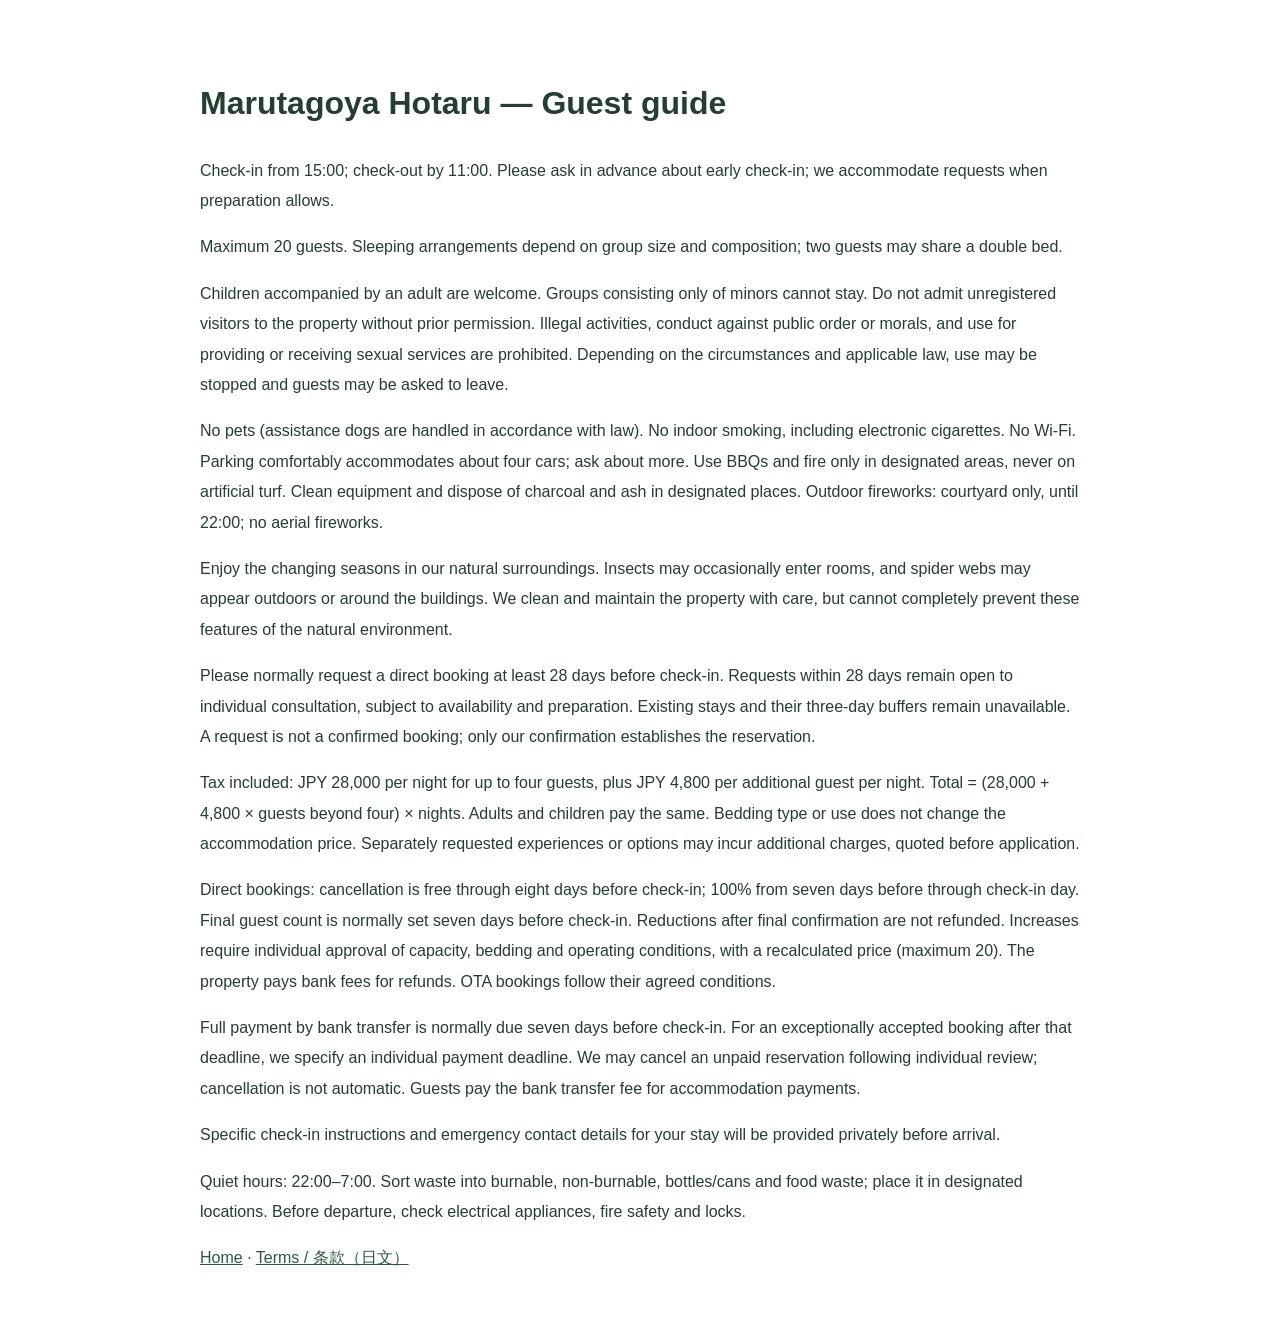
<file: guide-en.html>
<!doctype html><html lang="en"><head><meta charset="utf-8"><meta name="viewport" content="width=device-width,initial-scale=1"><title>Guest guide | 丸太小屋ほたる</title><style>body{max-width:880px;margin:32px auto;padding:20px;font:16px/1.9 sans-serif;color:#243e30}a{color:#285b3e}@media print{nav{display:none}p{break-inside:avoid}}</style></head><body><h1>Marutagoya Hotaru — Guest guide</h1><p>Check-in from 15:00; check-out by 11:00. Please ask in advance about early check-in; we accommodate requests when preparation allows.</p><p>Maximum 20 guests. Sleeping arrangements depend on group size and composition; two guests may share a double bed.</p><p>Children accompanied by an adult are welcome. Groups consisting only of minors cannot stay. Do not admit unregistered visitors to the property without prior permission. Illegal activities, conduct against public order or morals, and use for providing or receiving sexual services are prohibited. Depending on the circumstances and applicable law, use may be stopped and guests may be asked to leave.</p><p>No pets (assistance dogs are handled in accordance with law). No indoor smoking, including electronic cigarettes. No Wi-Fi. Parking comfortably accommodates about four cars; ask about more. Use BBQs and fire only in designated areas, never on artificial turf. Clean equipment and dispose of charcoal and ash in designated places. Outdoor fireworks: courtyard only, until 22:00; no aerial fireworks.</p><p>Enjoy the changing seasons in our natural surroundings. Insects may occasionally enter rooms, and spider webs may appear outdoors or around the buildings. We clean and maintain the property with care, but cannot completely prevent these features of the natural environment.</p><p>Please normally request a direct booking at least 28 days before check-in. Requests within 28 days remain open to individual consultation, subject to availability and preparation. Existing stays and their three-day buffers remain unavailable. A request is not a confirmed booking; only our confirmation establishes the reservation.</p><p>Tax included: JPY 28,000 per night for up to four guests, plus JPY 4,800 per additional guest per night. Total = (28,000 + 4,800 × guests beyond four) × nights. Adults and children pay the same. Bedding type or use does not change the accommodation price. Separately requested experiences or options may incur additional charges, quoted before application.</p><p>Direct bookings: cancellation is free through eight days before check-in; 100% from seven days before through check-in day. Final guest count is normally set seven days before check-in. Reductions after final confirmation are not refunded. Increases require individual approval of capacity, bedding and operating conditions, with a recalculated price (maximum 20). The property pays bank fees for refunds. OTA bookings follow their agreed conditions.</p><p>Full payment by bank transfer is normally due seven days before check-in. For an exceptionally accepted booking after that deadline, we specify an individual payment deadline. We may cancel an unpaid reservation following individual review; cancellation is not automatic. Guests pay the bank transfer fee for accommodation payments.</p><p>Specific check-in instructions and emergency contact details for your stay will be provided privately before arrival.</p><p>Quiet hours: 22:00–7:00. Sort waste into burnable, non-burnable, bottles/cans and food waste; place it in designated locations. Before departure, check electrical appliances, fire safety and locks.</p><nav><a href="index-en.html">Home</a> · <a href="terms.html">Terms / 条款（日文）</a></nav></body></html>
</file>
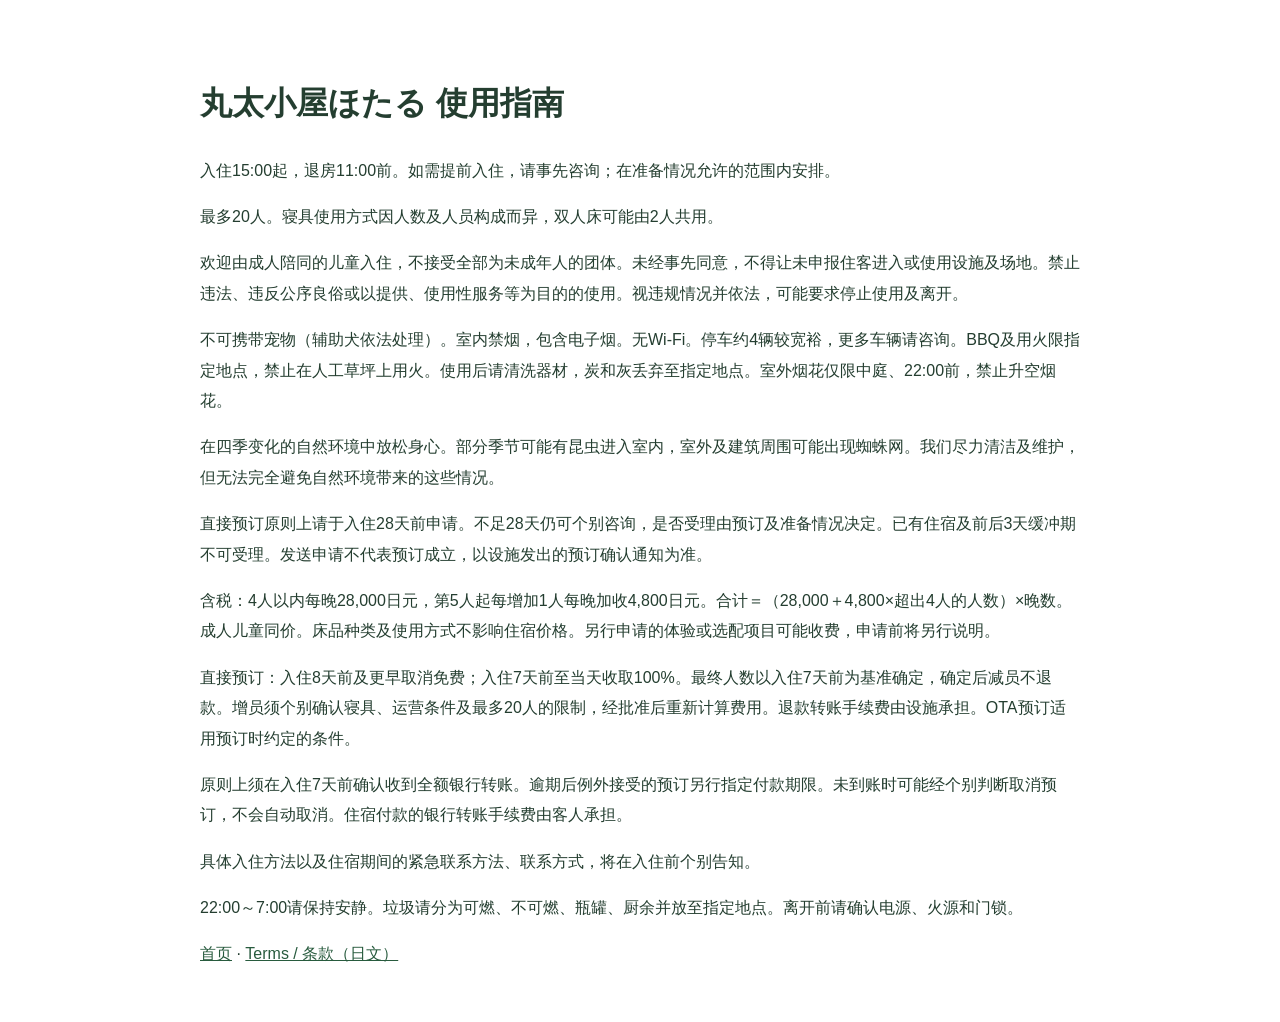
<file: guide-zh.html>
<!doctype html><html lang="zh"><head><meta charset="utf-8"><meta name="viewport" content="width=device-width,initial-scale=1"><title>使用指南 | 丸太小屋ほたる</title><style>body{max-width:880px;margin:32px auto;padding:20px;font:16px/1.9 sans-serif;color:#243e30}a{color:#285b3e}@media print{nav{display:none}p{break-inside:avoid}}</style></head><body><h1>丸太小屋ほたる 使用指南</h1><p>入住15:00起，退房11:00前。如需提前入住，请事先咨询；在准备情况允许的范围内安排。</p><p>最多20人。寝具使用方式因人数及人员构成而异，双人床可能由2人共用。</p><p>欢迎由成人陪同的儿童入住，不接受全部为未成年人的团体。未经事先同意，不得让未申报住客进入或使用设施及场地。禁止违法、违反公序良俗或以提供、使用性服务等为目的的使用。视违规情况并依法，可能要求停止使用及离开。</p><p>不可携带宠物（辅助犬依法处理）。室内禁烟，包含电子烟。无Wi-Fi。停车约4辆较宽裕，更多车辆请咨询。BBQ及用火限指定地点，禁止在人工草坪上用火。使用后请清洗器材，炭和灰丢弃至指定地点。室外烟花仅限中庭、22:00前，禁止升空烟花。</p><p>在四季变化的自然环境中放松身心。部分季节可能有昆虫进入室内，室外及建筑周围可能出现蜘蛛网。我们尽力清洁及维护，但无法完全避免自然环境带来的这些情况。</p><p>直接预订原则上请于入住28天前申请。不足28天仍可个别咨询，是否受理由预订及准备情况决定。已有住宿及前后3天缓冲期不可受理。发送申请不代表预订成立，以设施发出的预订确认通知为准。</p><p>含税：4人以内每晚28,000日元，第5人起每增加1人每晚加收4,800日元。合计＝（28,000＋4,800×超出4人的人数）×晚数。成人儿童同价。床品种类及使用方式不影响住宿价格。另行申请的体验或选配项目可能收费，申请前将另行说明。</p><p>直接预订：入住8天前及更早取消免费；入住7天前至当天收取100%。最终人数以入住7天前为基准确定，确定后减员不退款。增员须个别确认寝具、运营条件及最多20人的限制，经批准后重新计算费用。退款转账手续费由设施承担。OTA预订适用预订时约定的条件。</p><p>原则上须在入住7天前确认收到全额银行转账。逾期后例外接受的预订另行指定付款期限。未到账时可能经个别判断取消预订，不会自动取消。住宿付款的银行转账手续费由客人承担。</p><p>具体入住方法以及住宿期间的紧急联系方法、联系方式，将在入住前个别告知。</p><p>22:00～7:00请保持安静。垃圾请分为可燃、不可燃、瓶罐、厨余并放至指定地点。离开前请确认电源、火源和门锁。</p><nav><a href="index-zh.html">首页</a> · <a href="terms.html">Terms / 条款（日文）</a></nav></body></html>
</file>
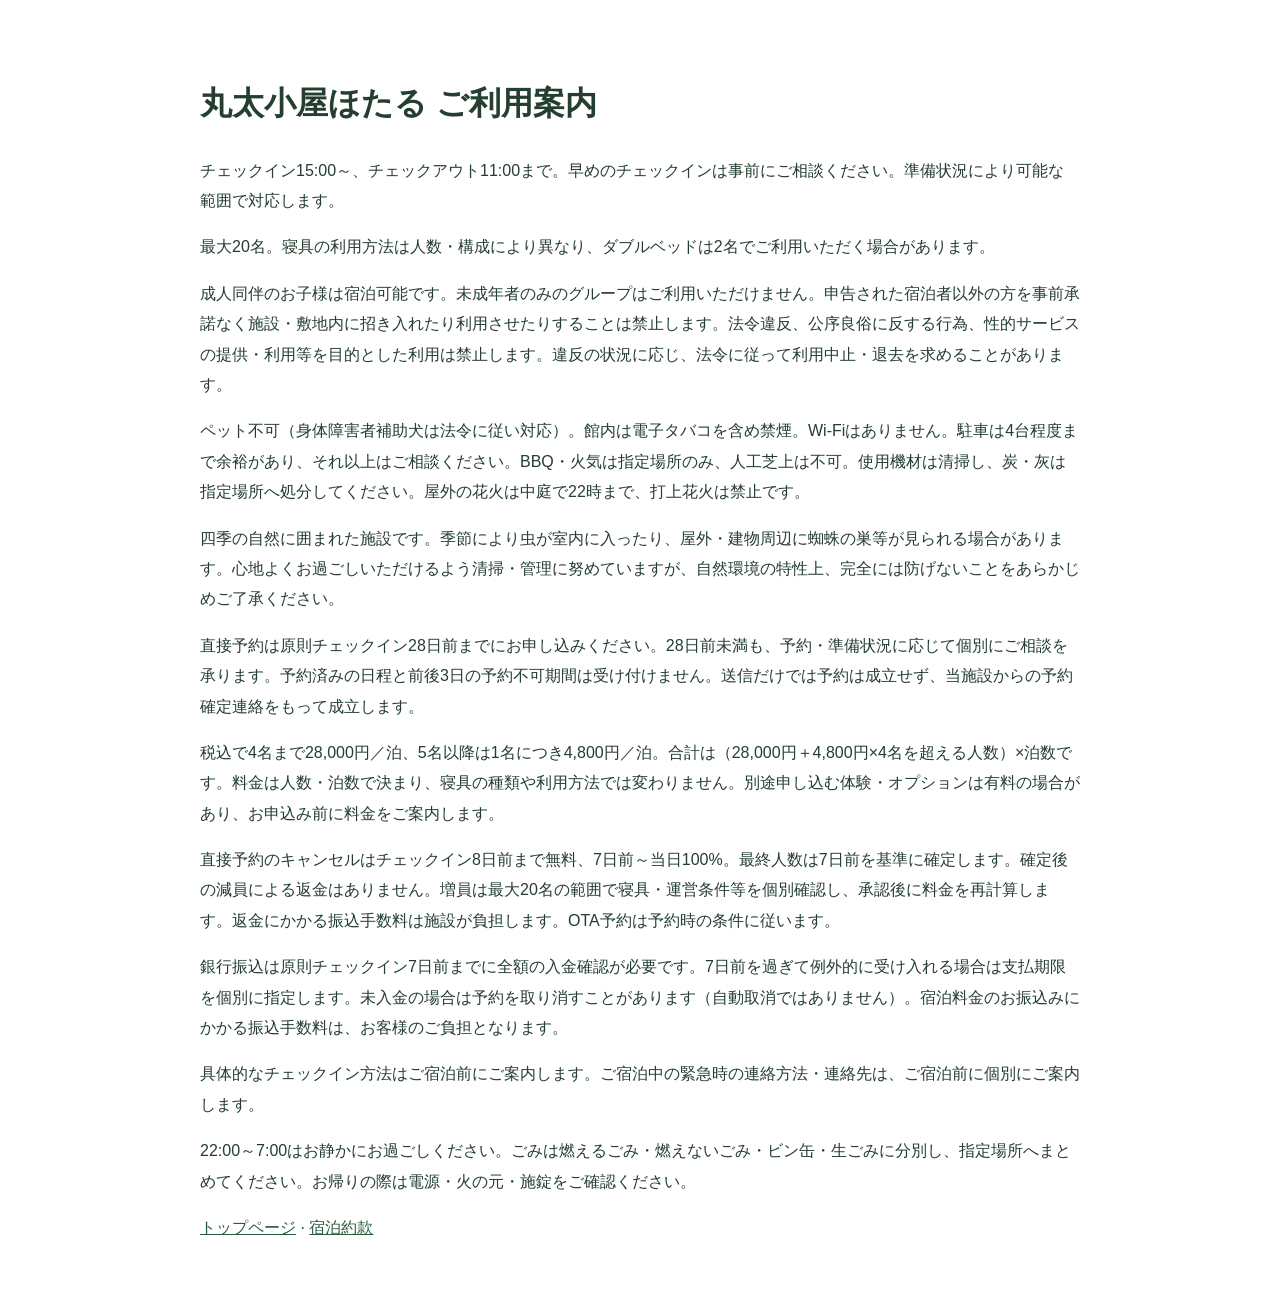
<file: guide.html>
<!doctype html><html lang="ja"><head><meta charset="utf-8"><meta name="viewport" content="width=device-width,initial-scale=1"><title>ご利用案内 | 丸太小屋ほたる</title><style>body{max-width:880px;margin:32px auto;padding:20px;font:16px/1.9 sans-serif;color:#243e30}a{color:#285b3e}@media print{nav{display:none}p{break-inside:avoid}}</style></head><body><h1>丸太小屋ほたる ご利用案内</h1><p>チェックイン15:00～、チェックアウト11:00まで。早めのチェックインは事前にご相談ください。準備状況により可能な範囲で対応します。</p><p>最大20名。寝具の利用方法は人数・構成により異なり、ダブルベッドは2名でご利用いただく場合があります。</p><p>成人同伴のお子様は宿泊可能です。未成年者のみのグループはご利用いただけません。申告された宿泊者以外の方を事前承諾なく施設・敷地内に招き入れたり利用させたりすることは禁止します。法令違反、公序良俗に反する行為、性的サービスの提供・利用等を目的とした利用は禁止します。違反の状況に応じ、法令に従って利用中止・退去を求めることがあります。</p><p>ペット不可（身体障害者補助犬は法令に従い対応）。館内は電子タバコを含め禁煙。Wi-Fiはありません。駐車は4台程度まで余裕があり、それ以上はご相談ください。BBQ・火気は指定場所のみ、人工芝上は不可。使用機材は清掃し、炭・灰は指定場所へ処分してください。屋外の花火は中庭で22時まで、打上花火は禁止です。</p><p>四季の自然に囲まれた施設です。季節により虫が室内に入ったり、屋外・建物周辺に蜘蛛の巣等が見られる場合があります。心地よくお過ごしいただけるよう清掃・管理に努めていますが、自然環境の特性上、完全には防げないことをあらかじめご了承ください。</p><p>直接予約は原則チェックイン28日前までにお申し込みください。28日前未満も、予約・準備状況に応じて個別にご相談を承ります。予約済みの日程と前後3日の予約不可期間は受け付けません。送信だけでは予約は成立せず、当施設からの予約確定連絡をもって成立します。</p><p>税込で4名まで28,000円／泊、5名以降は1名につき4,800円／泊。合計は（28,000円＋4,800円×4名を超える人数）×泊数です。料金は人数・泊数で決まり、寝具の種類や利用方法では変わりません。別途申し込む体験・オプションは有料の場合があり、お申込み前に料金をご案内します。</p><p>直接予約のキャンセルはチェックイン8日前まで無料、7日前～当日100%。最終人数は7日前を基準に確定します。確定後の減員による返金はありません。増員は最大20名の範囲で寝具・運営条件等を個別確認し、承認後に料金を再計算します。返金にかかる振込手数料は施設が負担します。OTA予約は予約時の条件に従います。</p><p>銀行振込は原則チェックイン7日前までに全額の入金確認が必要です。7日前を過ぎて例外的に受け入れる場合は支払期限を個別に指定します。未入金の場合は予約を取り消すことがあります（自動取消ではありません）。宿泊料金のお振込みにかかる振込手数料は、お客様のご負担となります。</p><p>具体的なチェックイン方法はご宿泊前にご案内します。ご宿泊中の緊急時の連絡方法・連絡先は、ご宿泊前に個別にご案内します。</p><p>22:00～7:00はお静かにお過ごしください。ごみは燃えるごみ・燃えないごみ・ビン缶・生ごみに分別し、指定場所へまとめてください。お帰りの際は電源・火の元・施錠をご確認ください。</p><nav><a href="index.html">トップページ</a> · <a href="terms.html">宿泊約款</a></nav></body></html>
</file>
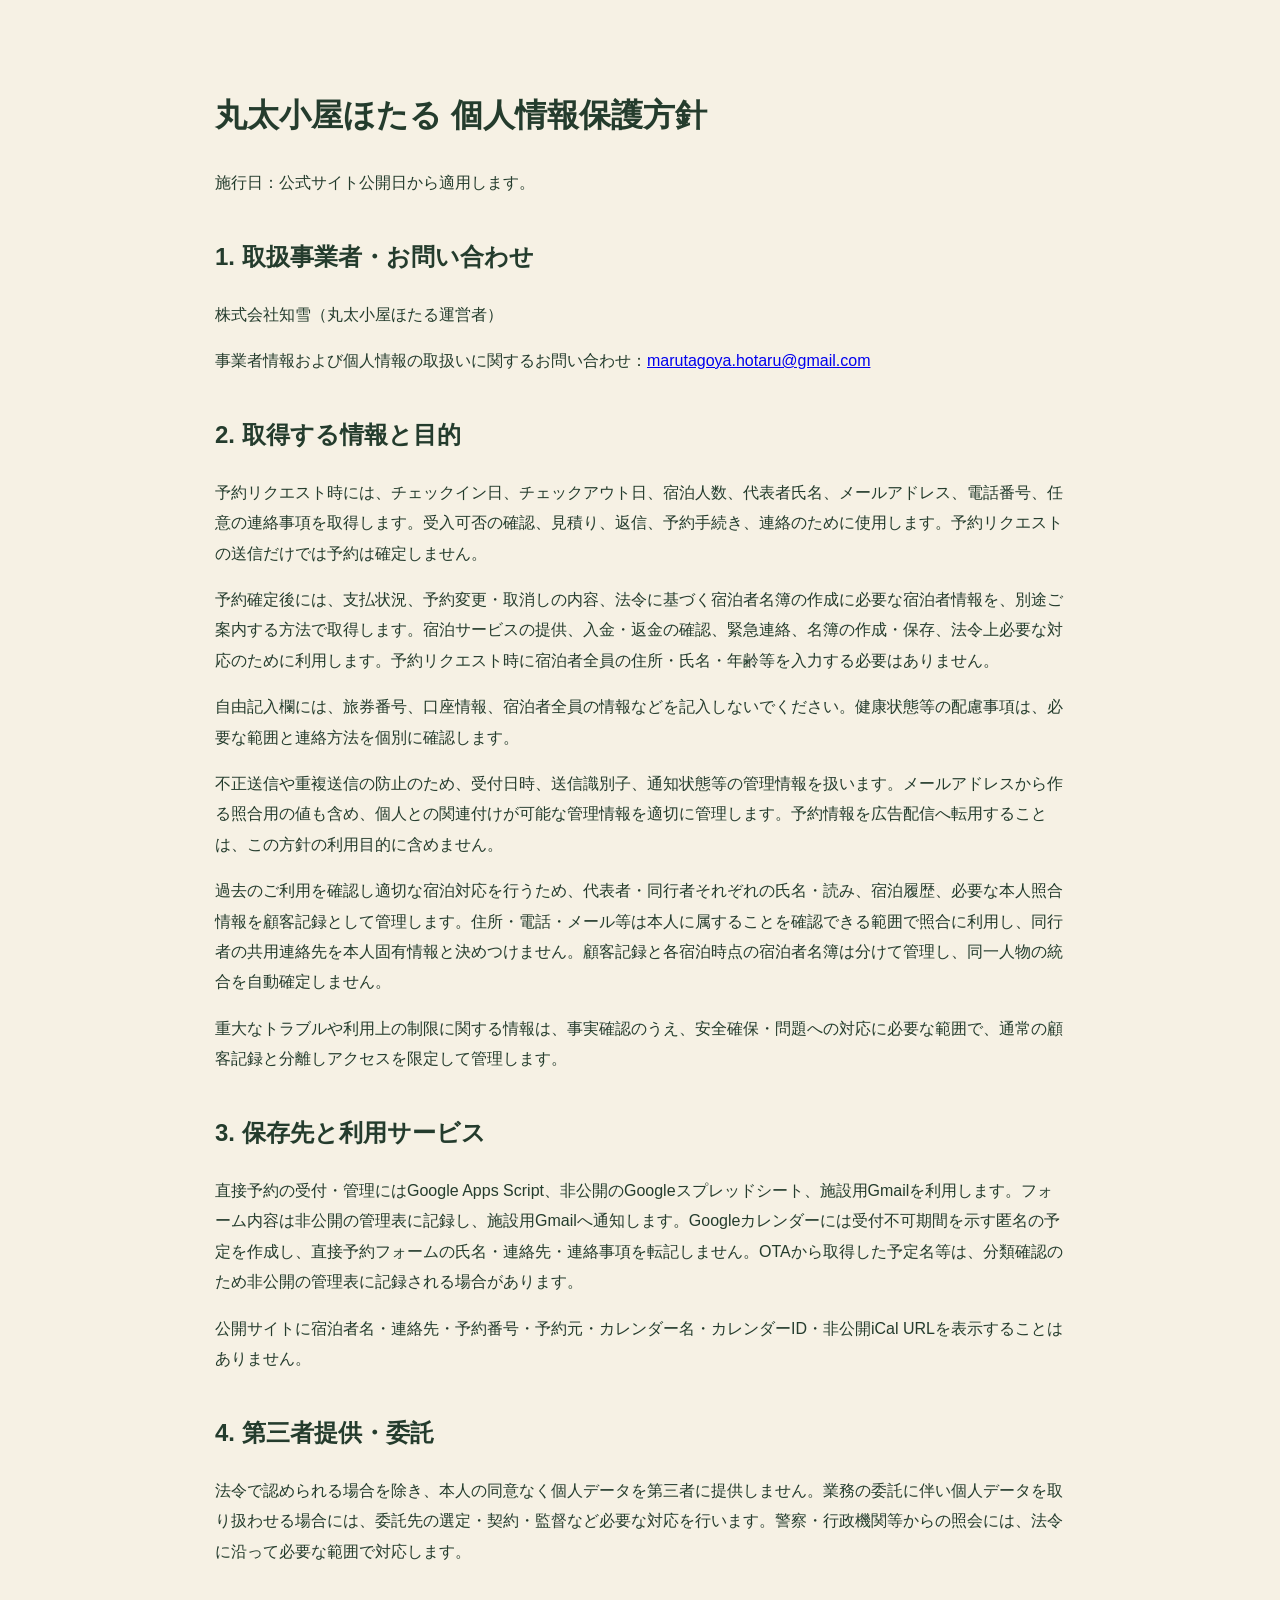
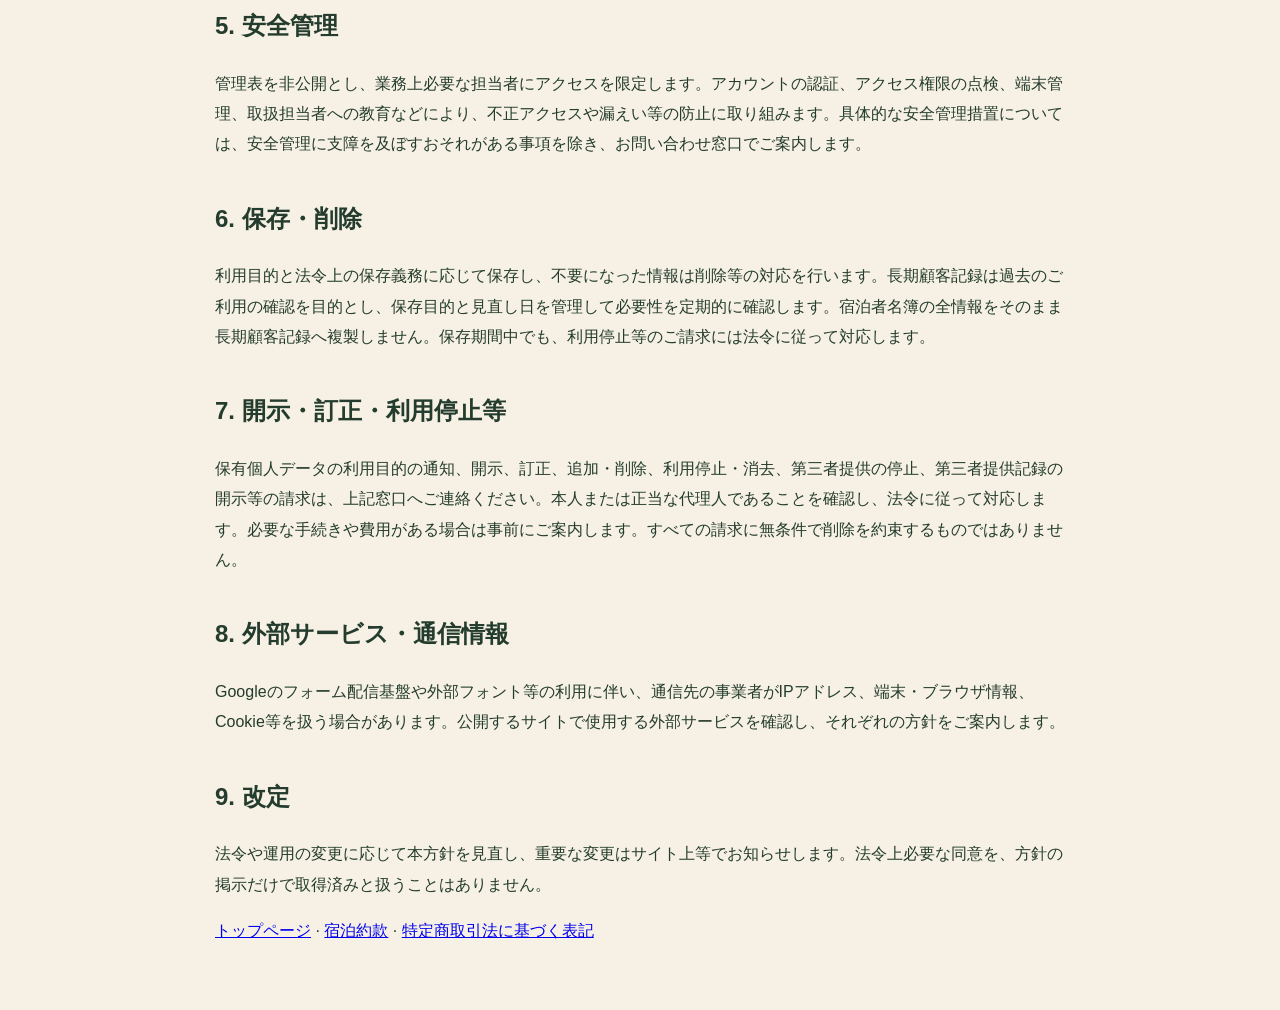
<file: privacy.html>
<!doctype html><html lang="ja"><meta charset="utf-8"><meta name="viewport" content="width=device-width,initial-scale=1"><title>個人情報保護方針</title><style>body{max-width:850px;margin:40px auto;padding:24px;background:#f6f1e4;color:#243c2d;font:16px/1.9 sans-serif}h2{margin-top:36px}p{overflow-wrap:anywhere}</style><body><h1>丸太小屋ほたる 個人情報保護方針</h1><p>施行日：公式サイト公開日から適用します。</p><h2>1. 取扱事業者・お問い合わせ</h2><p>株式会社知雪（丸太小屋ほたる運営者）</p><p>事業者情報および個人情報の取扱いに関するお問い合わせ：<a href="mailto:marutagoya.hotaru@gmail.com">marutagoya.hotaru@gmail.com</a></p><h2>2. 取得する情報と目的</h2><p>予約リクエスト時には、チェックイン日、チェックアウト日、宿泊人数、代表者氏名、メールアドレス、電話番号、任意の連絡事項を取得します。受入可否の確認、見積り、返信、予約手続き、連絡のために使用します。予約リクエストの送信だけでは予約は確定しません。</p><p>予約確定後には、支払状況、予約変更・取消しの内容、法令に基づく宿泊者名簿の作成に必要な宿泊者情報を、別途ご案内する方法で取得します。宿泊サービスの提供、入金・返金の確認、緊急連絡、名簿の作成・保存、法令上必要な対応のために利用します。予約リクエスト時に宿泊者全員の住所・氏名・年齢等を入力する必要はありません。</p><p>自由記入欄には、旅券番号、口座情報、宿泊者全員の情報などを記入しないでください。健康状態等の配慮事項は、必要な範囲と連絡方法を個別に確認します。</p><p>不正送信や重複送信の防止のため、受付日時、送信識別子、通知状態等の管理情報を扱います。メールアドレスから作る照合用の値も含め、個人との関連付けが可能な管理情報を適切に管理します。予約情報を広告配信へ転用することは、この方針の利用目的に含めません。</p><p>過去のご利用を確認し適切な宿泊対応を行うため、代表者・同行者それぞれの氏名・読み、宿泊履歴、必要な本人照合情報を顧客記録として管理します。住所・電話・メール等は本人に属することを確認できる範囲で照合に利用し、同行者の共用連絡先を本人固有情報と決めつけません。顧客記録と各宿泊時点の宿泊者名簿は分けて管理し、同一人物の統合を自動確定しません。</p><p>重大なトラブルや利用上の制限に関する情報は、事実確認のうえ、安全確保・問題への対応に必要な範囲で、通常の顧客記録と分離しアクセスを限定して管理します。</p><h2>3. 保存先と利用サービス</h2><p>直接予約の受付・管理にはGoogle Apps Script、非公開のGoogleスプレッドシート、施設用Gmailを利用します。フォーム内容は非公開の管理表に記録し、施設用Gmailへ通知します。Googleカレンダーには受付不可期間を示す匿名の予定を作成し、直接予約フォームの氏名・連絡先・連絡事項を転記しません。OTAから取得した予定名等は、分類確認のため非公開の管理表に記録される場合があります。</p><p>公開サイトに宿泊者名・連絡先・予約番号・予約元・カレンダー名・カレンダーID・非公開iCal URLを表示することはありません。</p><h2>4. 第三者提供・委託</h2><p>法令で認められる場合を除き、本人の同意なく個人データを第三者に提供しません。業務の委託に伴い個人データを取り扱わせる場合には、委託先の選定・契約・監督など必要な対応を行います。警察・行政機関等からの照会には、法令に沿って必要な範囲で対応します。</p><h2>5. 安全管理</h2><p>管理表を非公開とし、業務上必要な担当者にアクセスを限定します。アカウントの認証、アクセス権限の点検、端末管理、取扱担当者への教育などにより、不正アクセスや漏えい等の防止に取り組みます。具体的な安全管理措置については、安全管理に支障を及ぼすおそれがある事項を除き、お問い合わせ窓口でご案内します。</p><h2>6. 保存・削除</h2><p>利用目的と法令上の保存義務に応じて保存し、不要になった情報は削除等の対応を行います。長期顧客記録は過去のご利用の確認を目的とし、保存目的と見直し日を管理して必要性を定期的に確認します。宿泊者名簿の全情報をそのまま長期顧客記録へ複製しません。保存期間中でも、利用停止等のご請求には法令に従って対応します。</p><h2>7. 開示・訂正・利用停止等</h2><p>保有個人データの利用目的の通知、開示、訂正、追加・削除、利用停止・消去、第三者提供の停止、第三者提供記録の開示等の請求は、上記窓口へご連絡ください。本人または正当な代理人であることを確認し、法令に従って対応します。必要な手続きや費用がある場合は事前にご案内します。すべての請求に無条件で削除を約束するものではありません。</p><h2>8. 外部サービス・通信情報</h2><p>Googleのフォーム配信基盤や外部フォント等の利用に伴い、通信先の事業者がIPアドレス、端末・ブラウザ情報、Cookie等を扱う場合があります。公開するサイトで使用する外部サービスを確認し、それぞれの方針をご案内します。</p><h2>9. 改定</h2><p>法令や運用の変更に応じて本方針を見直し、重要な変更はサイト上等でお知らせします。法令上必要な同意を、方針の掲示だけで取得済みと扱うことはありません。<br></p><nav><a href="index.html">トップページ</a> · <a href="terms.html">宿泊約款</a> · <a href="tokushoho.html">特定商取引法に基づく表記</a></nav></body></html>
</file>
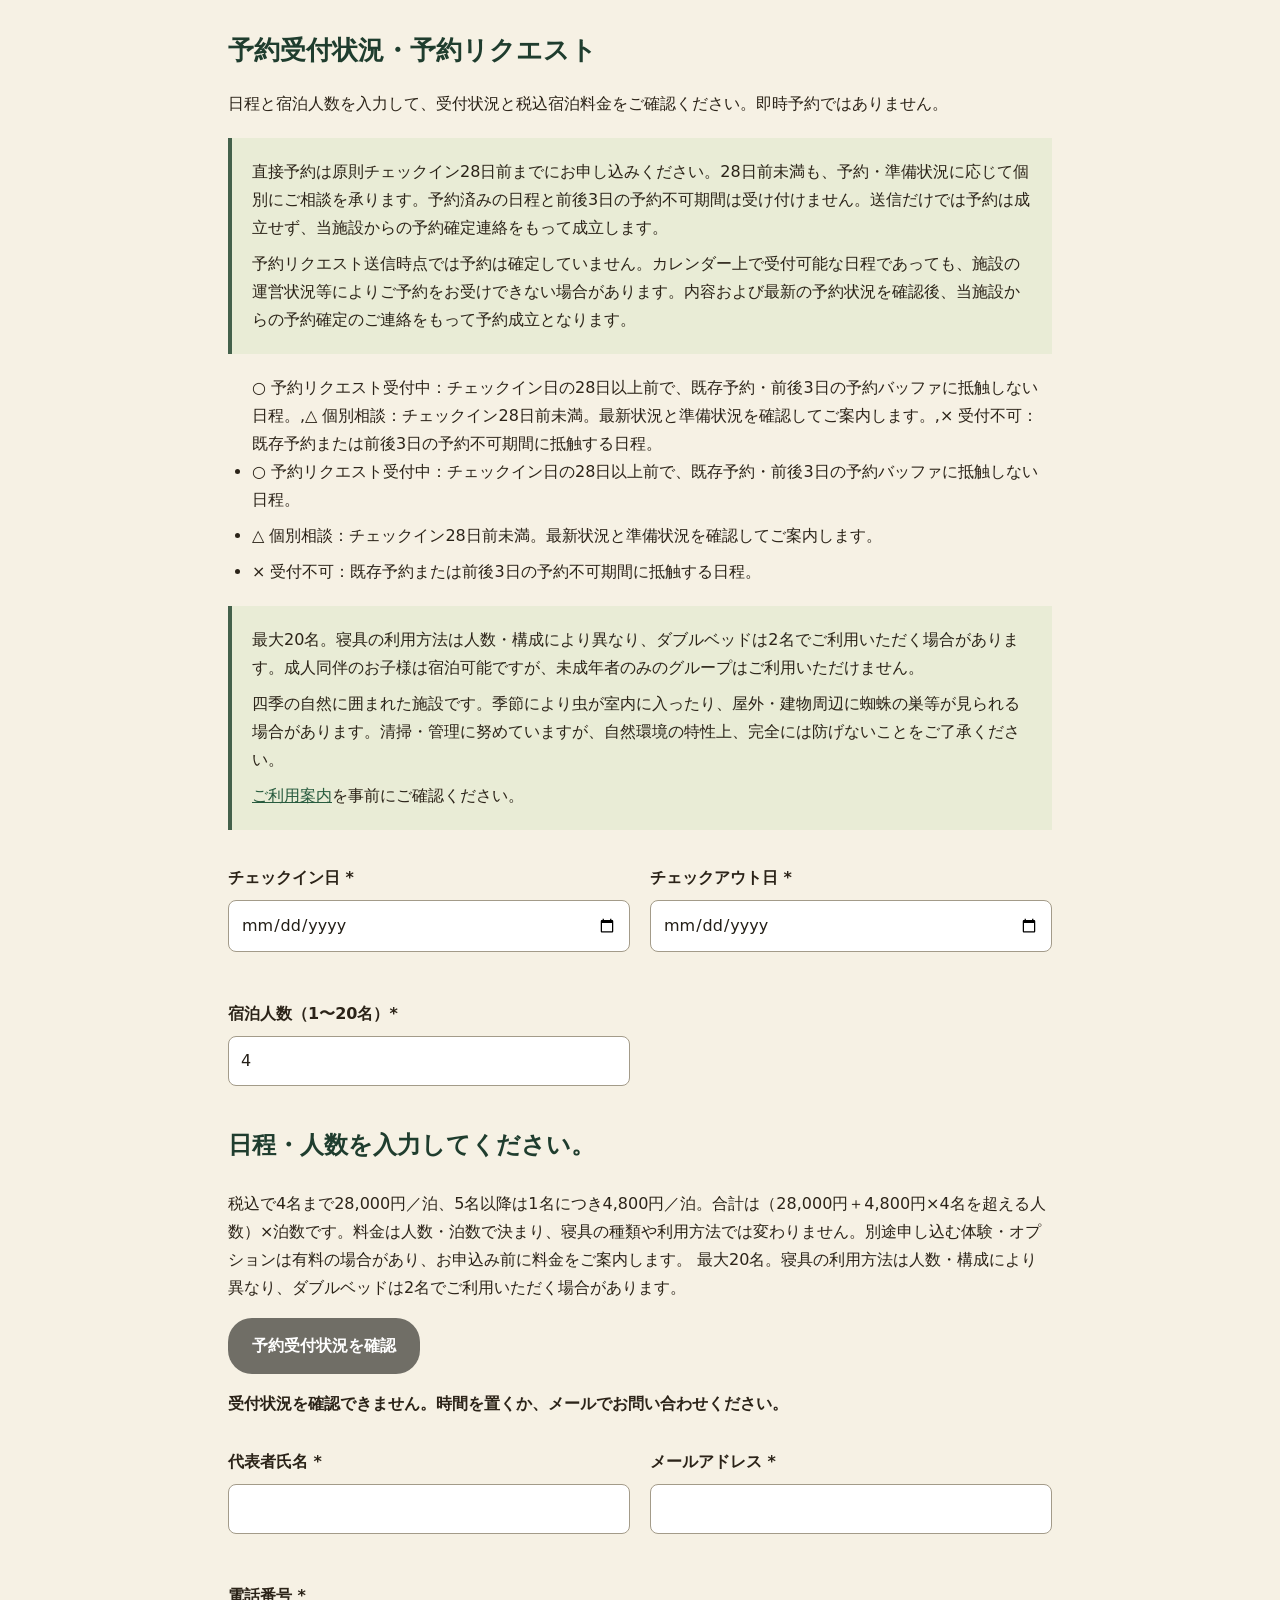
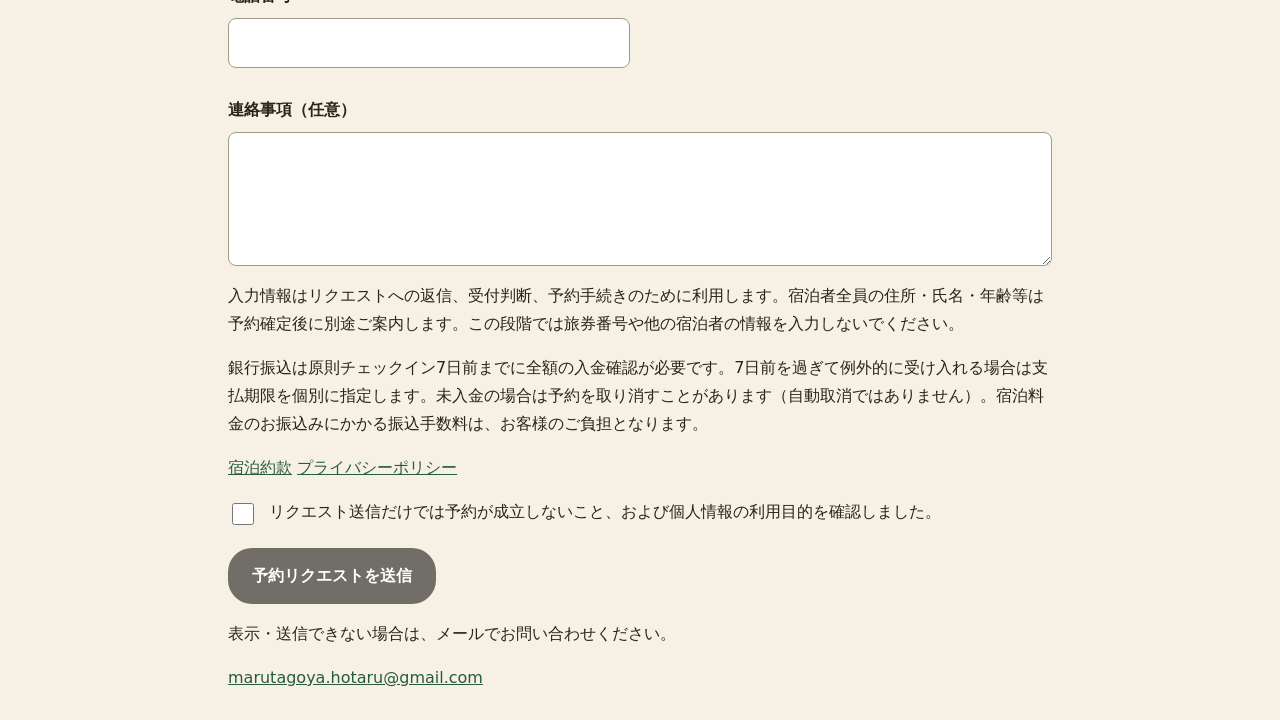
<file: request.html>
<!doctype html><html lang="ja"><head><meta charset="utf-8"><meta name="viewport" content="width=device-width,initial-scale=1"><meta name="robots" content="noindex,nofollow"><base target="_top"><title>丸太小屋ほたる｜予約リクエスト</title><style>:root{color-scheme:light;font-family:system-ui,-apple-system,'Hiragino Kaku Gothic ProN',sans-serif;color:#2b2318;background:#f6f1e4;line-height:1.75}*{box-sizing:border-box}body{margin:0}main{max-width:880px;margin:auto;padding:28px}h1{font-size:1.6rem;color:#1f3d2e;margin-top:0}.notice{background:#e9ecd6;border-left:4px solid #44614b;padding:12px 20px;margin:20px 0}.notice p{margin:8px 0}ul{padding-left:1.5rem}.grid{display:grid;grid-template-columns:1fr 1fr;gap:20px}label{display:block;margin:14px 0}label>span{display:block;font-weight:650;margin-bottom:8px}input,textarea{display:block;width:100%;min-height:48px;padding:10px 12px;border:1px solid #a39b89;border-radius:8px;background:#fff;color:#231e16;font:inherit}button{background:#234c36;color:white;border:0;border-radius:24px;padding:14px 24px;font:inherit;font-weight:700;cursor:pointer}button:disabled{background:#706e66;cursor:not-allowed}a{color:#285b3e;overflow-wrap:anywhere}.quote{font-size:1.5rem;font-weight:750;color:#1f3d2e}#reception,#result{font-weight:700;white-space:pre-line}.consent{display:flex;align-items:flex-start;gap:12px}.consent input{width:22px;min-height:22px;flex-shrink:0;margin-top:5px}.consent span{font-weight:400}.trap{position:absolute;left:-9999px;width:1px;height:1px;overflow:hidden}:focus-visible{outline:3px solid #b16c2c;outline-offset:3px}#legend li{margin-bottom:8px}@media(max-width:600px){main{padding:20px 16px}.grid{grid-template-columns:1fr;gap:0}button{width:100%}h1{font-size:1.3rem}}
</style></head><body>
<main>
<h1 id="title"></h1><p id="intro"></p>
<div class="notice"><p id="deadline"></p><p id="promise"></p></div>
<ul id="legend"></ul>
<div class="notice"><p id="groupNotice">最大20名。寝具の利用方法は人数・構成により異なり、ダブルベッドは2名でご利用いただく場合があります。成人同伴のお子様は宿泊可能ですが、未成年者のみのグループはご利用いただけません。</p><p id="natureNotice">四季の自然に囲まれた施設です。季節により虫の侵入や屋外・建物周辺に蜘蛛の巣等が見られることがあります。清掃・管理に努めていますが、完全には防げないことをご了承ください。</p><p><a id="guideLink" href="guide.html">ご利用案内</a>を事前にご確認ください。</p></div>
<form id="requestForm" method="post" onsubmit="return false">
<div class="grid">
<label><span id="labelCheckin"></span><input type="date" name="checkin" required></label>
<label><span id="labelCheckout"></span><input type="date" name="checkout" required></label>
<label><span id="labelGuests"></span><input type="number" name="guests" min="1" max="20" step="1" required value="4"></label>
</div>
<p class="quote" id="price" aria-live="polite"></p><p id="priceNote"></p>
<button id="check" type="button" disabled></button><p id="reception" role="status" aria-live="polite"></p>
<div class="grid">
<label><span id="labelName"></span><input name="name" autocomplete="name" maxlength="120" required></label>
<label><span id="labelEmail"></span><input name="email" type="email" autocomplete="email" maxlength="200" required></label>
<label><span id="labelPhone"></span><input name="phone" type="tel" autocomplete="tel" maxlength="40" required></label>
</div>
<label><span id="labelNotes"></span><textarea name="notes" maxlength="1500" rows="4"></textarea></label>
<div class="trap" aria-hidden="true"><label>Website<input name="website" tabindex="-1" autocomplete="off"></label></div>
<p id="privacyInfo"></p><p id="payment"></p><p><a id="terms" hidden rel="noopener" target="_blank"></a> <a id="privacy" hidden rel="noopener" target="_blank"></a></p>
<label class="consent"><input type="checkbox" name="agree" required><span id="labelAgree"></span></label>
<button id="submit" type="submit" disabled></button>
<p id="result" role="status" aria-live="polite" tabindex="-1"></p>
</form>
<p id="fallback"></p><a href="mailto:marutagoya.hotaru@gmail.com">marutagoya.hotaru@gmail.com</a>
</main>
<script>const BOOT = {language: (new URLSearchParams(location.search).get('lang') || 'ja'), termsUrl: "terms.html", privacyUrl: "privacy.html", guideUrl: "guide.html"};</script>
<script>const WORDS = {"ja": {"title": "予約受付状況・予約リクエスト", "intro": "日程と宿泊人数を入力して、受付状況と税込宿泊料金をご確認ください。即時予約ではありません。", "deadline": "直接予約は原則チェックイン28日前までにお申し込みください。28日前未満も、予約・準備状況に応じて個別にご相談を承ります。予約済みの日程と前後3日の予約不可期間は受け付けません。送信だけでは予約は成立せず、当施設からの予約確定連絡をもって成立します。", "promise": "予約リクエスト送信時点では予約は確定していません。カレンダー上で受付可能な日程であっても、施設の運営状況等によりご予約をお受けできない場合があります。内容および最新の予約状況を確認後、当施設からの予約確定のご連絡をもって予約成立となります。", "legend": ["○ 予約リクエスト受付中：チェックイン日の28日以上前で、既存予約・前後3日の予約バッファに抵触しない日程。", "△ 個別相談：チェックイン28日前未満。最新状況と準備状況を確認してご案内します。", "× 受付不可：既存予約または前後3日の予約不可期間に抵触する日程。"], "labelCheckin": "チェックイン日 *", "labelCheckout": "チェックアウト日 *", "labelGuests": "宿泊人数（1〜20名）*", "labelName": "代表者氏名 *", "labelEmail": "メールアドレス *", "labelPhone": "電話番号 *", "labelNotes": "連絡事項（任意）", "labelAgree": "リクエスト送信だけでは予約が成立しないこと、および個人情報の利用目的を確認しました。", "check": "予約受付状況を確認", "submit": "予約リクエストを送信", "privacyInfo": "入力情報はリクエストへの返信、受付判断、予約手続きのために利用します。宿泊者全員の住所・氏名・年齢等は予約確定後に別途ご案内します。この段階では旅券番号や他の宿泊者の情報を入力しないでください。", "payment": "銀行振込は原則チェックイン7日前までに全額の入金確認が必要です。7日前を過ぎて例外的に受け入れる場合は支払期限を個別に指定します。未入金の場合は予約を取り消すことがあります（自動取消ではありません）。宿泊料金のお振込みにかかる振込手数料は、お客様のご負担となります。", "priceNote": "税込で4名まで28,000円／泊、5名以降は1名につき4,800円／泊。合計は（28,000円＋4,800円×4名を超える人数）×泊数です。料金は人数・泊数で決まり、寝具の種類や利用方法では変わりません。別途申し込む体験・オプションは有料の場合があり、お申込み前に料金をご案内します。 最大20名。寝具の利用方法は人数・構成により異なり、ダブルベッドは2名でご利用いただく場合があります。", "terms": "宿泊約款", "privacy": "プライバシーポリシー", "fallback": "表示・送信できない場合は、メールでお問い合わせください。", "initial": "日程・人数を入力してください。", "UNAVAILABLE": "受付状況を確認できません。時間を置くか、メールでお問い合わせください。", "OUT_OF_RANGE": "本日から1年以内の日程を選択してください。", "INVALID_INPUT": "日付・人数・必須項目をご確認ください。チェックアウトはチェックインより後の日付を選択してください。", "CLOSED": "× 受付不可：選択した日程は既存予約または予約バッファに抵触します。", "OPEN": "○ 予約リクエスト受付中（予約確定を保証しません）", "CONSULT": "△ 個別相談：チェックイン28日前未満。最新状況と準備状況を確認してご案内します。", "LIMIT": "現在リクエストを送信できません。メールでお問い合わせください。", "CHANGED_REQUEST": "同じ送信操作の内容が変更されています。再読み込み後にお問い合わせください。", "checking": "受付状況を確認しています…", "sending": "送信しています…", "received": "予約リクエストを受け付けました。予約はまだ確定していません。施設からの連絡をお待ちください。", "pending": "リクエストは保存されました。施設への通知は処理待ちです。予約は未確定です。再送せず、必要な場合はメールでお問い合わせください。", "retry": "通信結果を確認できません。送信済みの可能性があるため、入力内容を変えず再度送信すると同じリクエストとして確認できます。", "pricePrefix": "税込宿泊料金：", "nights": "泊", "stale": "日程・人数を変更しました。受付状況を再確認してください。", "groupNotice": "最大20名。寝具の利用方法は人数・構成により異なり、ダブルベッドは2名でご利用いただく場合があります。成人同伴のお子様は宿泊可能ですが、未成年者のみのグループはご利用いただけません。", "natureNotice": "四季の自然に囲まれた施設です。季節により虫が室内に入ったり、屋外・建物周辺に蜘蛛の巣等が見られる場合があります。清掃・管理に努めていますが、自然環境の特性上、完全には防げないことをご了承ください。", "guideLink": "ご利用案内"}, "en": {"title": "Request Status & Booking Request", "intro": "Enter dates and total guests to check request status and the accommodation price. This is not an instant booking.", "deadline": "Please normally request a direct booking at least 28 days before check-in. Requests within 28 days remain open to individual consultation, subject to availability and preparation. Existing stays and their three-day buffers remain unavailable. A request is not a confirmed booking; only our confirmation establishes the reservation.", "promise": "Sending a booking request does not confirm a reservation. Even if the displayed dates accept requests, we may be unable to accommodate you due to operating conditions. A reservation is established only upon our confirmation after reviewing your request and the latest booking status.", "legend": ["○ Requests accepted: check-in at least 28 days away, without conflict with existing stays or their 3-day buffers.", "△ Individual consultation: check-in within 28 days.", "× Unavailable: conflicts with a stay or its three-day buffers."], "labelCheckin": "Check-in date *", "labelCheckout": "Check-out date *", "labelGuests": "Total guests (1–20) *", "labelName": "Representative’s name *", "labelEmail": "Email address *", "labelPhone": "Phone number *", "labelNotes": "Message (optional)", "labelAgree": "I understand that submitting does not confirm a booking and have reviewed the use of my personal information.", "check": "Check request status", "submit": "Send booking request", "privacyInfo": "Information is used to reply, assess your request and arrange a reservation. Details for all staying guests will be collected separately after confirmation. Do not enter passport numbers or other guests’ personal information here.", "payment": "Full payment by bank transfer is normally due seven days before check-in. For an exceptionally accepted booking after that deadline, we specify an individual payment deadline. We may cancel an unpaid reservation following individual review; cancellation is not automatic. Guests pay the bank transfer fee for accommodation payments.", "priceNote": "Tax included: JPY 28,000 per night for up to four guests, plus JPY 4,800 per additional guest per night. Total = (28,000 + 4,800 × guests beyond four) × nights. Adults and children pay the same. Bedding type or use does not change the accommodation price. Separately requested experiences or options may incur additional charges, quoted before application. Maximum 20 guests. Sleeping arrangements depend on group size and composition; two guests may share a double bed.", "terms": "Accommodation terms (Japanese)", "privacy": "Privacy policy (Japanese)", "fallback": "If status checking or submission is unavailable, please email us.", "initial": "Enter your dates and group size.", "UNAVAILABLE": "Request status is unavailable. Try later or contact us by email.", "OUT_OF_RANGE": "Choose dates within one year from today.", "INVALID_INPUT": "Check dates, guest count and required fields. Check-out must be after check-in.", "CLOSED": "× Requests not accepted: your dates overlap a stay or buffer.", "OPEN": "○ Requests accepted (confirmation is not guaranteed)", "CONSULT": "△ Individual consultation: check-in within 28 days.", "LIMIT": "Requests cannot be submitted at present. Please email us.", "CHANGED_REQUEST": "The contents of this submission changed. Please reload before making a new enquiry.", "checking": "Checking request status…", "sending": "Sending…", "received": "Your request has been received. Your booking is not confirmed. Please wait for our reply.", "pending": "Your request has been saved; notification to the property is pending. The booking is not confirmed. Please do not submit it again; email us if needed.", "retry": "The result could not be verified. You can retry with the same details to check the same request without creating another one.", "pricePrefix": "Accommodation total (tax included): ", "nights": "nights", "stale": "Dates or guest count changed. Please check request status again.", "groupNotice": "Maximum 20 guests. Bedding use depends on group size and composition; two guests may share a double bed. Children accompanied by an adult are welcome; groups consisting only of minors cannot stay.", "natureNotice": "Enjoy our natural surroundings. Insects may occasionally enter rooms and spider webs may appear outdoors or around buildings. We clean and maintain the property with care, but cannot completely prevent these features of nature.", "guideLink": "Guest guide"}, "zh": {"title": "预订受理状况・预订申请", "intro": "请输入日期与住宿人数，查询受理状况与含税住宿费用。本功能并非即时预订。", "deadline": "直接预订原则上请于入住28天前申请。不足28天仍可个别咨询，是否受理由预订及准备情况决定。已有住宿及前后3天缓冲期不可受理。发送申请不代表预订成立，以设施发出的预订确认通知为准。", "promise": "发送预订申请时，预订尚未成立。即使显示可受理，也可能因设施运营状况等原因无法接受。我们确认申请内容及最新预订状况后，以设施发出的预订确认通知为准。", "legend": ["○ 接受预订申请：距离入住至少28天，且不与已有预订及前后3天缓冲期冲突。", "△ 个别咨询：距入住不足28天。", "× 不可受理：与已有住宿或前后3天缓冲期冲突。"], "labelCheckin": "入住日期 *", "labelCheckout": "退房日期 *", "labelGuests": "住宿人数（1〜20人）*", "labelName": "代表人姓名 *", "labelEmail": "邮箱地址 *", "labelPhone": "电话号码 *", "labelNotes": "留言（选填）", "labelAgree": "我理解提交申请并不代表预订成立，并已确认个人信息的使用目的。", "check": "查询预订受理状况", "submit": "发送预订申请", "privacyInfo": "填写信息用于回复、判断是否受理及办理预订。全体住客的地址、姓名、年龄等资料将在确认预订后另行收集。请勿在此填写护照号码或其他住客的个人资料。", "payment": "原则上须在入住7天前确认收到全额银行转账。逾期后例外接受的预订另行指定付款期限。未到账时可能经个别判断取消预订，不会自动取消。住宿付款的银行转账手续费由客人承担。", "priceNote": "含税：4人以内每晚28,000日元，第5人起每增加1人每晚加收4,800日元。合计＝（28,000＋4,800×超出4人的人数）×晚数。成人儿童同价。床品种类及使用方式不影响住宿价格。另行申请的体验或选配项目可能收费，申请前将另行说明。 最多20人。寝具使用方式因人数及人员构成而异，双人床可能由2人共用。", "terms": "住宿条款（日文）", "privacy": "隐私政策（日文）", "fallback": "如无法查询或发送，请通过邮件联系。", "initial": "请输入日期与住宿人数。", "UNAVAILABLE": "暂时无法确认受理状况，请稍后再试或通过邮件咨询。", "OUT_OF_RANGE": "请选择从今天起一年以内的日期。", "INVALID_INPUT": "请确认日期、人数及必填项。退房日期须晚于入住日期。", "CLOSED": "× 不可受理：所选日期与预订或缓冲期冲突。", "OPEN": "○ 接受预订申请（不保证预订成立）", "CONSULT": "△ 个别咨询：距入住不足28天。", "LIMIT": "目前无法发送申请，请通过邮件咨询。", "CHANGED_REQUEST": "此次发送的内容已更改，请刷新页面后重新咨询。", "checking": "正在查询受理状况…", "sending": "正在发送…", "received": "已收到预订申请。预订尚未确认，请等待设施回复。", "pending": "申请已保存，发送给设施的通知尚在处理中。预订尚未确认，请勿重复发送；必要时请通过邮件联系。", "retry": "无法确认发送结果。请保持内容不变再次发送，以查询同一申请的结果。", "pricePrefix": "含税住宿费用：", "nights": "晚", "stale": "日期或人数已更改，请重新查询受理状况。", "groupNotice": "最多20人。寝具使用方式因人数及人员构成而异，双人床可能由2人共用。欢迎成人陪同的儿童，不接受全为未成年人的团体。", "natureNotice": "设施位于四季变化的自然环境中。部分季节可能有昆虫进入室内，室外及建筑周围可能出现蜘蛛网。我们尽力清洁维护，但无法完全避免。", "guideLink": "使用指南"}};
</script>
<script>(function(){
'use strict';
const lang=['ja','en','zh'].includes(BOOT.language)?BOOT.language:'ja',t=WORDS[lang];
document.documentElement.lang=lang;
const $=id=>document.getElementById(id), form=$('requestForm'),f=form.elements;
Object.keys(t).forEach(key=>{if($(key))$(key).textContent=t[key];});
t.legend.forEach(text=>{const li=document.createElement('li');li.textContent=text;$('legend').appendChild(li);});
for(const key of ['terms','privacy']){const u=BOOT[key+'Url'];if(u&&(/^[a-z-]+\.html$/.test(u)||/^https:\/\//.test(u))){$(key).href=u;$(key).hidden=false;}} if(BOOT.guideUrl)$('guideLink').href=BOOT.guideUrl.replace(/guide\.html$/,lang==='ja'?'guide.html':'guide-'+lang+'.html');
const online=typeof google!=='undefined'&&google.script&&google.script.run;
let session=null,version=0,status=null,busy=false,received=false,pending=null;
function rpc(method,payload){return new Promise((resolve,reject)=>{
 if(!online){reject(new Error('Offline'));return;}
 const runner=google.script.run.withSuccessHandler(resolve).withFailureHandler(reject);
 if(method==='startRequest')runner.startRequest();else if(method==='getReception')runner.getReception(payload);else runner.submitRequest(payload);
});}
function day(s){if(!/^\d{4}-\d{2}-\d{2}$/.test(s))return NaN;const n=Date.parse(s+'T00:00:00Z');return Number.isFinite(n)&&new Date(n).toISOString().slice(0,10)===s?n/86400000:NaN;}
function selection(){return {checkin:f.checkin.value,checkout:f.checkout.value,guests:Number(f.guests.value)};}
function validDates(){const v=selection(),a=day(v.checkin),b=day(v.checkout);return Number.isFinite(a)&&Number.isFinite(b)&&b>a&&Number.isInteger(v.guests)&&v.guests>=1&&v.guests<=20;}
function updatePrice(){
 if(!validDates()){$('price').textContent=t.initial;return;}
 const v=selection(),nights=day(v.checkout)-day(v.checkin),price=(28000+4800*Math.max(0,v.guests-4))*nights;
 $('price').textContent=t.pricePrefix+price.toLocaleString(lang)+' JPY ('+nights+' '+t.nights+')';
 f.checkout.min=new Date((day(v.checkin)+1)*86400000).toISOString().slice(0,10);
}
function refreshButtons(){
 $('check').disabled=!session||busy||received||!validDates();
 $('submit').disabled=!session||busy||received||(!pending&&!['OPEN','CONSULT'].includes(status));
}
function freeze(on){Array.from(f).forEach(el=>{if(el.tagName!=='BUTTON')el.disabled=on;});}
form.addEventListener('input',event=>{
 if(['checkin','checkout','guests'].includes(event.target.name)){version++;status=null;$('reception').textContent=t.stale;updatePrice();}
 refreshButtons();
});
$('check').addEventListener('click',async()=>{
 if(!validDates()||!session)return;
 const serial=++version;busy=true;refreshButtons();$('reception').textContent=t.checking;
 try{const result=await rpc('getReception',selection());if(serial!==version)return;status=result.ok?result.status:null;$('reception').textContent=t[result.status||result.code]||t.UNAVAILABLE;}
 catch(e){if(serial===version){status=null;$('reception').textContent=t.UNAVAILABLE;}}
 finally{busy=false;refreshButtons();}
});
form.addEventListener('submit',async event=>{
 event.preventDefault();
 if(busy||received||!session||(!pending&&!form.reportValidity()))return;
 if(!pending){
  if(!['OPEN','CONSULT'].includes(status))return;
  pending=Object.assign({},selection(),session,{name:f.name.value,email:f.email.value,phone:f.phone.value,notes:f.notes.value,website:f.website.value,agree:f.agree.checked});
 }
 busy=true;freeze(true);refreshButtons();$('result').textContent=t.sending;
 try{
  const result=await rpc('submitRequest',pending);
  if(result.ok&&result.received){received=true;$('result').textContent=result.mail==='SENT'?t.received:t.pending;}
  else{$('result').textContent=t[result.code]||t.UNAVAILABLE;pending=null;freeze(false);status=null;}
 }catch(e){$('result').textContent=t.retry;/* Keep the identical payload and id for an uncertain retry. */}
 finally{busy=false;refreshButtons();$('result').focus();}
});
updatePrice();$('reception').textContent=t.UNAVAILABLE;
if(online)rpc('startRequest').then(result=>{
 if(result.ok){session={id:result.id,time:result.time,token:result.token};f.checkin.min=result.today;f.checkout.min=result.today;f.checkin.max=result.until;f.checkout.max=result.until;$('reception').textContent=t.initial;}
 refreshButtons();
}).catch(()=>{$('reception').textContent=t.UNAVAILABLE;});
})();
</script>
</body></html>
</file>
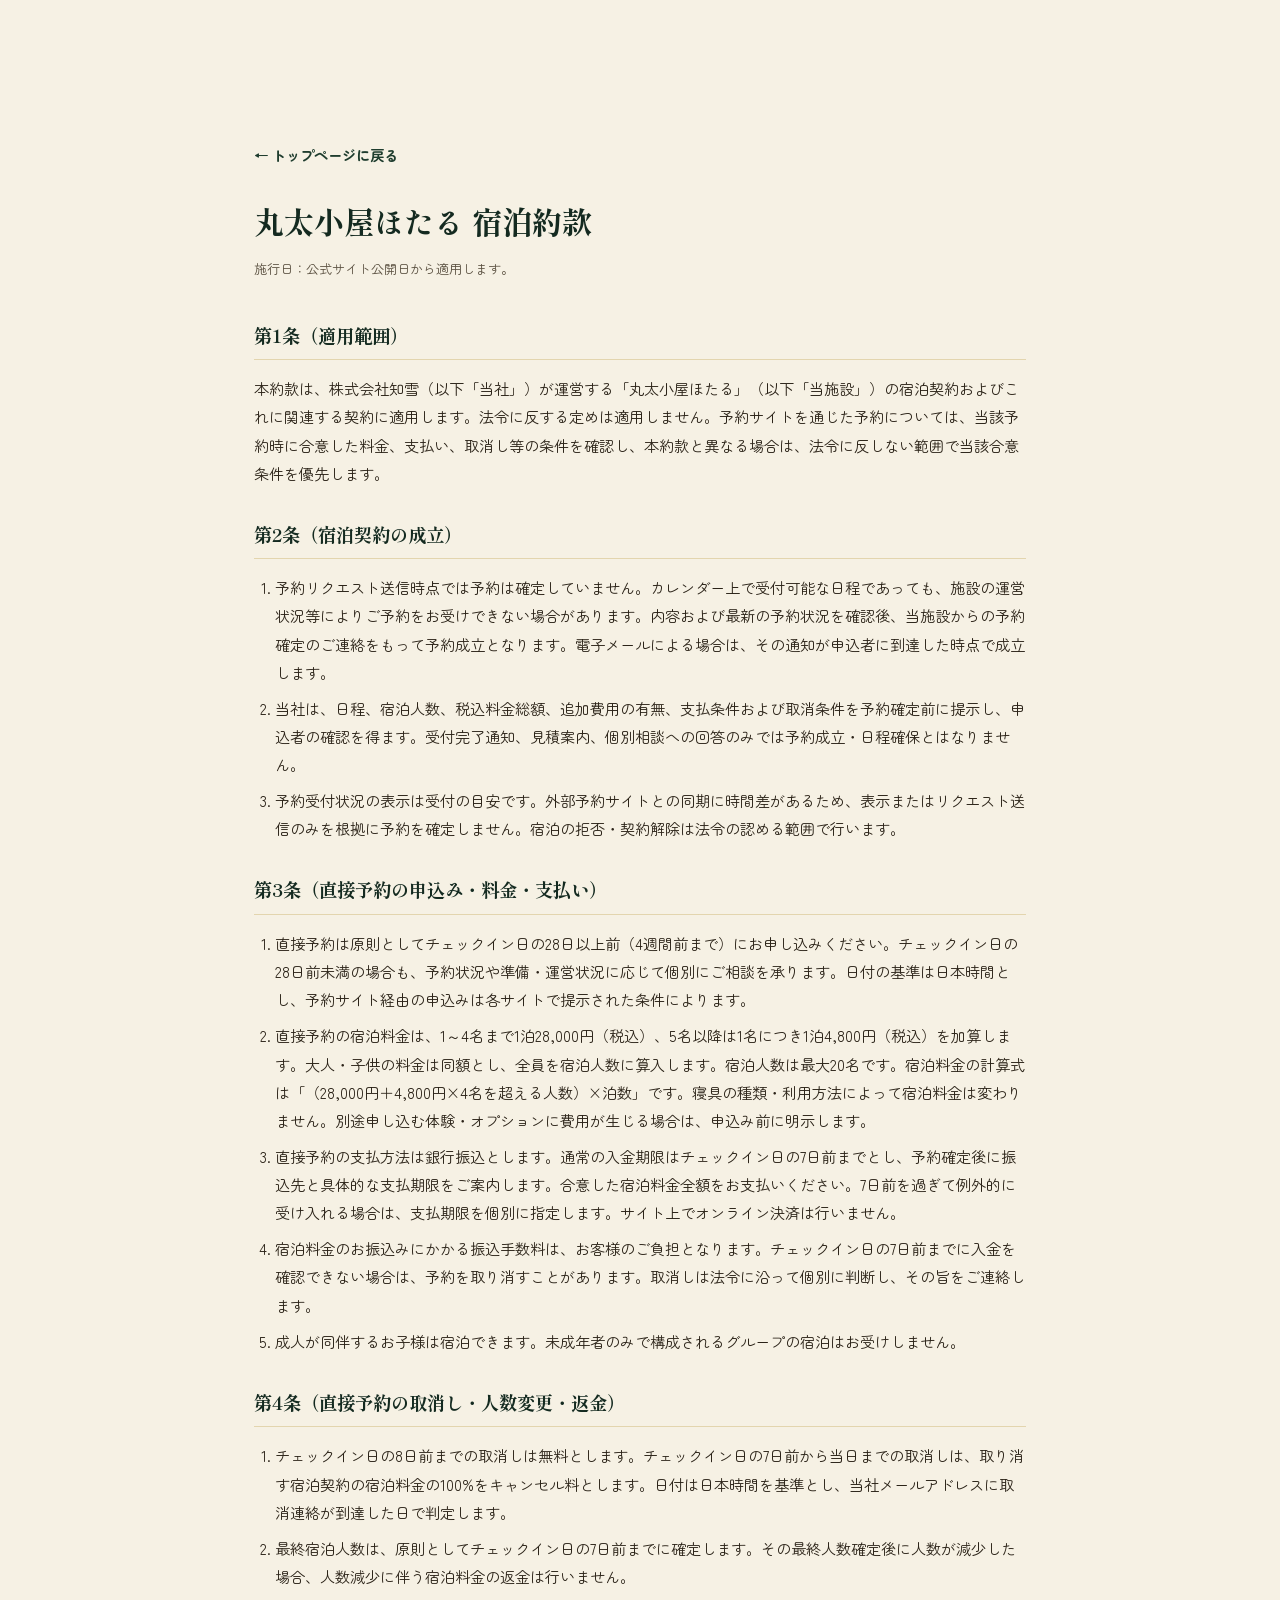
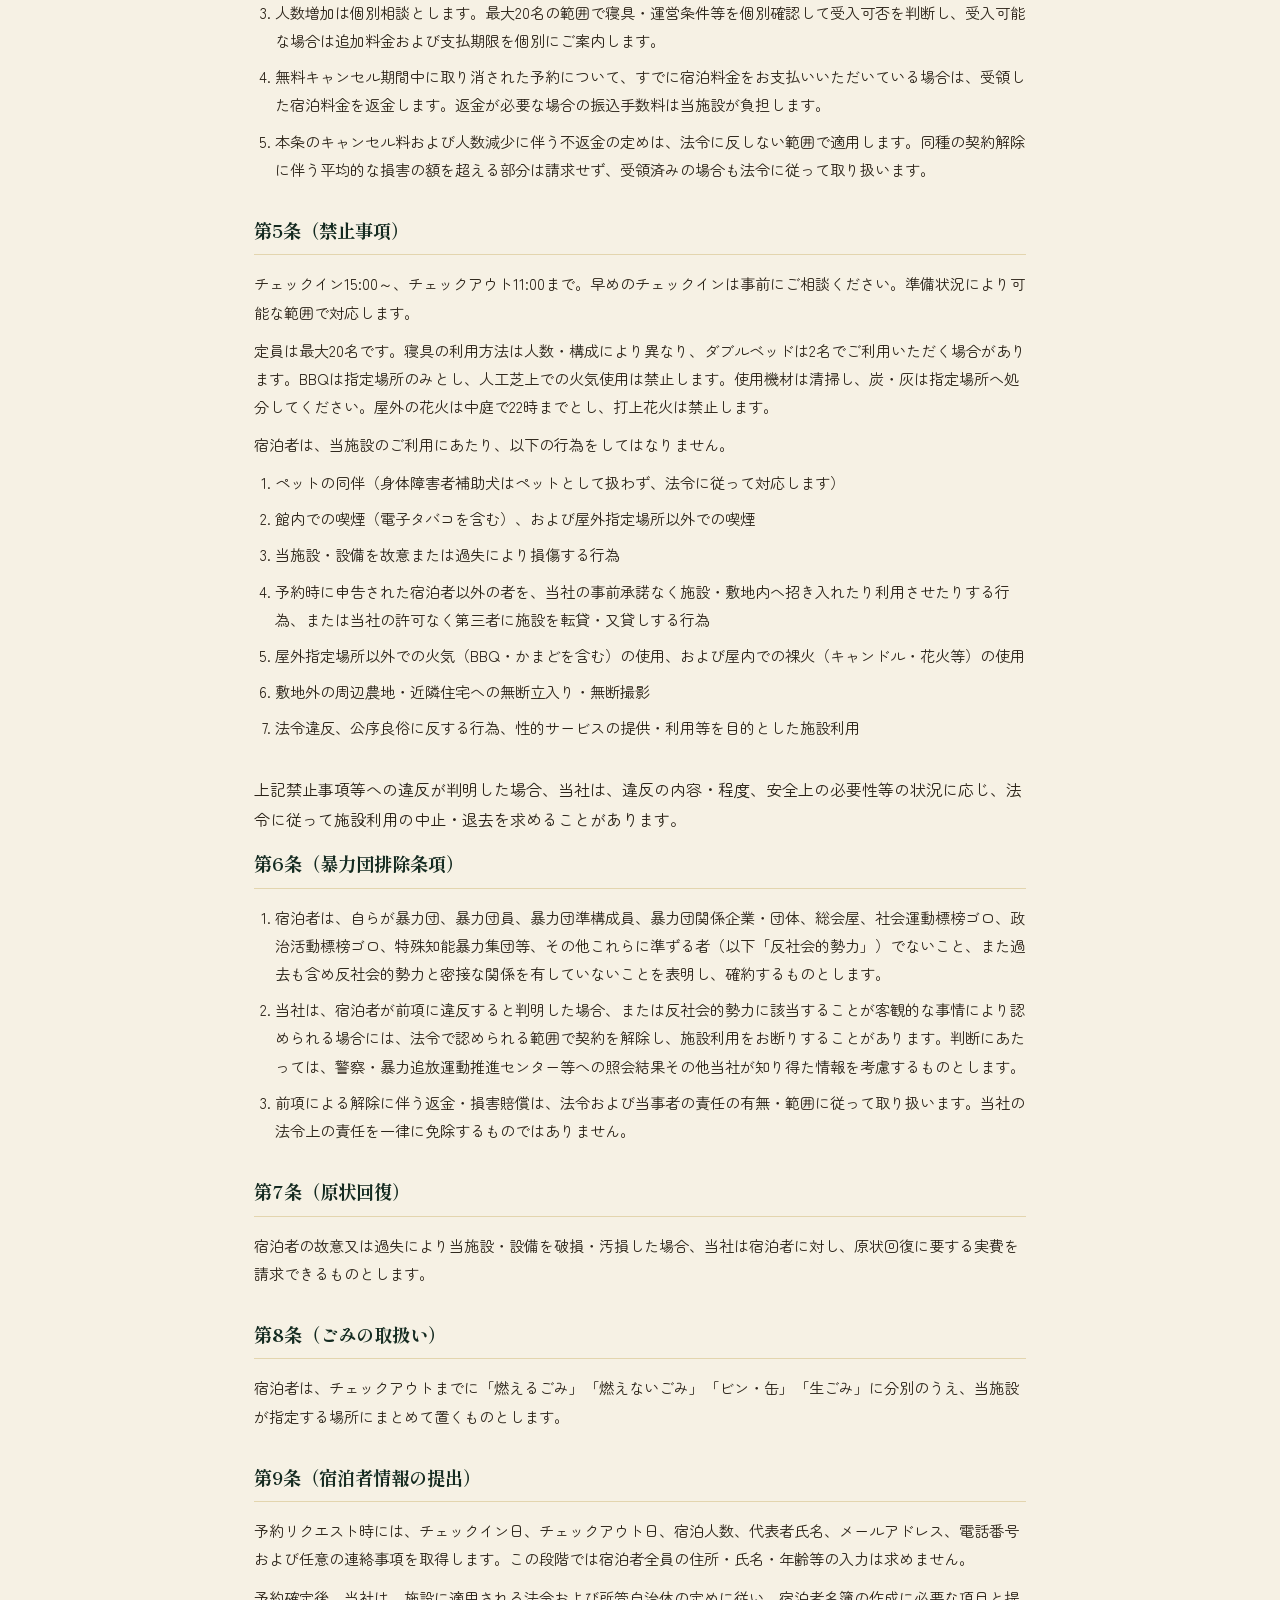
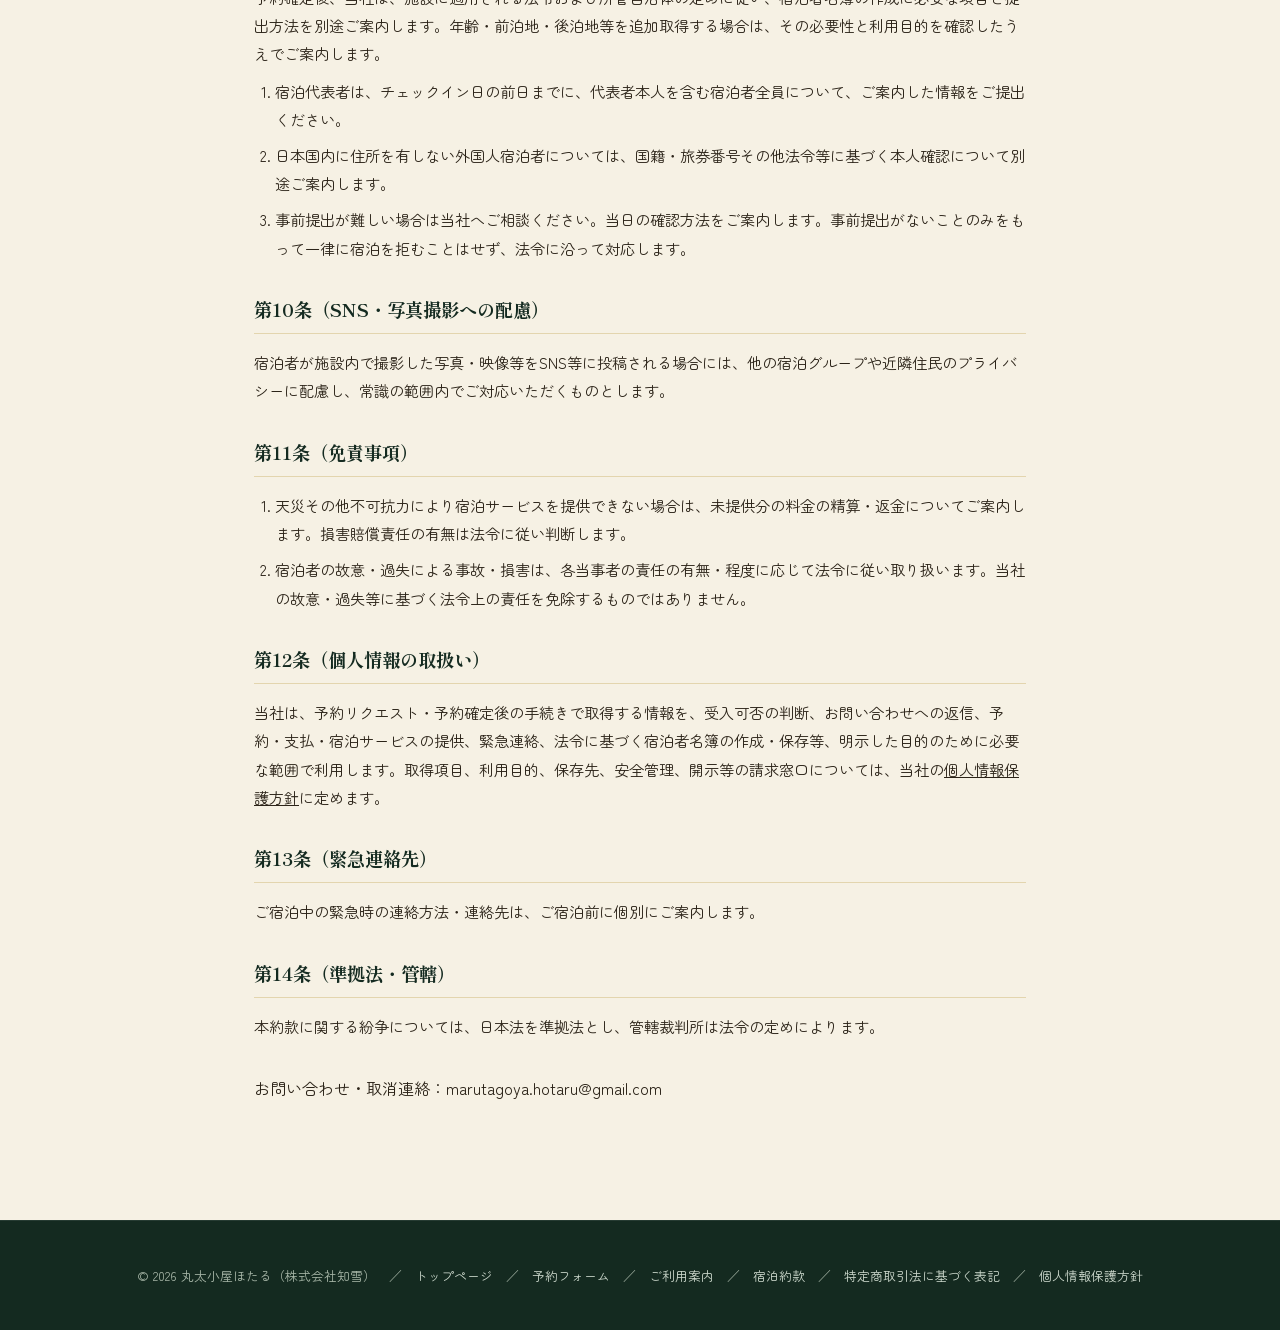
<file: terms.html>
<!DOCTYPE html>
<html lang="ja">
<head>
<meta charset="UTF-8">
<meta name="viewport" content="width=device-width, initial-scale=1.0">
<title>宿泊約款 | 丸太小屋ほたる</title>
<link rel="preconnect" href="https://fonts.googleapis.com">
<link rel="preconnect" href="https://fonts.gstatic.com" crossorigin>
<link href="https://fonts.googleapis.com/css2?family=Shippori+Mincho:wght@500;600;700;800&family=Zen+Maru+Gothic:wght@400;500;700;900&display=swap" rel="stylesheet">
<style>
  :root{
    --forest:#1f3d2e;
    --forest-deep:#142a20;
    --forest-light:#3f6350;
    --wood:#7a4f32;
    --wood-dark:#4a2f1d;
    --wood-line:#c79a6b;
    --ivory:#f6f1e4;
    --ivory-dark:#ece2c8;
    --ivory-deep:#e3d5ae;
    --ember:#c9863f;
    --ember-dark:#a8672a;
    --firefly:#e3ec8f;
    --text:#2b2318;
    --text-soft:#5a5040;
    --shadow: 0 18px 40px -18px rgba(31,61,46,0.35);
    --radius-lg: 28px;
    --radius-sm: 14px;
  }

  *{box-sizing:border-box;}
  html{scroll-behavior:smooth;}
  @media (prefers-reduced-motion: reduce){
    html{scroll-behavior:auto;}
    *{animation-duration:0.01ms !important; animation-iteration-count:1 !important; transition-duration:0.01ms !important;}
  }

  body{
    margin:0;
    background:var(--ivory);
    color:var(--text);
    font-family:'Zen Maru Gothic', sans-serif;
    line-height:1.85;
    font-weight:400;
    overflow-x:hidden;
  }

  h1,h2,h3,h4{
    font-family:'Shippori Mincho', serif;
    color:var(--forest-deep);
    margin:0;
    line-height:1.5;
  }

  a{color:inherit; text-decoration:none;}
  img{max-width:100%; display:block;}
  section{position:relative;}

  .wrap{
    max-width:1120px;
    margin:0 auto;
    padding:0 24px;
  }

  .eyebrow{
    display:inline-flex;
    align-items:center;
    gap:10px;
    font-family:'Shippori Mincho', serif;
    letter-spacing:0.28em;
    font-size:0.78rem;
    color:var(--ember-dark);
    font-weight:700;
    margin-bottom:14px;
  }
  .eyebrow::before{
    content:"";
    width:26px;
    height:1px;
    background:var(--ember-dark);
    display:inline-block;
  }

  .btn{
    display:inline-flex;
    align-items:center;
    gap:10px;
    padding:16px 34px;
    background:var(--ember);
    color:var(--ivory);
    font-family:'Shippori Mincho', serif;
    font-weight:700;
    font-size:1rem;
    letter-spacing:0.04em;
    border-radius:100px;
    border:none;
    cursor:pointer;
    box-shadow:var(--shadow);
    transition:transform .25s ease, background .25s ease;
  }
  .btn:hover{ background:var(--ember-dark); transform:translateY(-2px); }
  .btn.outline{
    background:transparent;
    color:var(--ivory);
    border:1.5px solid rgba(246,241,228,0.7);
    box-shadow:none;
  }
  .btn.outline:hover{ background:rgba(246,241,228,0.12); }
  .btn.dark{
    background:var(--forest);
    color:var(--ivory);
  }
  .btn.dark:hover{ background:var(--forest-deep); }

  /* ===== HEADER ===== */
  header{
    position:fixed;
    top:0; left:0; right:0;
    z-index:1000;
    padding:16px 0;
    background:rgba(31,61,46,0.0);
    transition:background .35s ease, box-shadow .35s ease, padding .35s ease;
  }
  header.scrolled{
    background:rgba(20,42,32,0.92);
    backdrop-filter:blur(10px);
    padding:10px 0;
    box-shadow:0 8px 24px rgba(0,0,0,0.15);
  }
  header .wrap{
    display:flex;
    align-items:center;
    justify-content:space-between;
  }
  .logo{
    display:flex;
    align-items:center;
    gap:10px;
    color:#fff;
    font-family:'Shippori Mincho', serif;
    font-weight:800;
    font-size:1.2rem;
    letter-spacing:0.05em;
  }
  .logo small{
    display:block;
    font-family:'Zen Maru Gothic', sans-serif;
    font-weight:400;
    font-size:0.62rem;
    letter-spacing:0.15em;
    color:var(--firefly);
    margin-top:2px;
  }
  nav ul{
    display:flex;
    gap:30px;
    list-style:none;
    margin:0; padding:0;
  }
  nav a{
    color:#f2ede0;
    font-size:0.92rem;
    font-weight:500;
    letter-spacing:0.03em;
    position:relative;
    padding-bottom:4px;
  }
  nav a::after{
    content:"";
    position:absolute; left:0; bottom:0;
    width:0; height:1px;
    background:var(--firefly);
    transition:width .25s ease;
  }
  nav a:hover::after{ width:100%; }
  .nav-cta{
    background:var(--ember);
    color:#fff !important;
    padding:10px 22px;
    border-radius:100px;
    font-family:'Shippori Mincho', serif;
    font-weight:700;
  }
  .nav-cta::after{ display:none; }
  .lang-switch{
    display:flex;
    align-items:center;
    gap:6px;
    font-size:0.78rem;
    color:#d8d2bd;
    margin-left:6px;
  }
  .lang-switch a{
    padding:2px 4px;
    opacity:0.7;
  }
  .lang-switch a.active{
    opacity:1;
    color:var(--firefly);
    font-weight:700;
  }
  .lang-switch a:hover{ opacity:1; }
  .lang-switch span{ opacity:0.4; }
  @media (max-width:900px){
    .lang-switch{ margin:24px 0 0; }
  }
  .menu-toggle{
    display:none;
    background:none; border:none;
    width:34px; height:26px;
    position:relative;
    cursor:pointer;
  }
  .menu-toggle span{
    position:absolute; left:0; right:0; height:2px;
    background:#fff; border-radius:2px;
    transition:all .3s ease;
  }
  .menu-toggle span:nth-child(1){top:0;}
  .menu-toggle span:nth-child(2){top:11px;}
  .menu-toggle span:nth-child(3){top:22px;}
  .menu-toggle.open span:nth-child(1){ transform:translateY(11px) rotate(45deg); }
  .menu-toggle.open span:nth-child(2){ opacity:0; }
  .menu-toggle.open span:nth-child(3){ transform:translateY(-11px) rotate(-45deg); }

  /* ===== HERO ===== */
  .hero{
    height:100vh;
    min-height:640px;
    position:relative;
    display:flex;
    align-items:flex-end;
    color:#fff;
    overflow:hidden;
  }
  .hero-media{
    position:absolute; inset:0;
    background:linear-gradient(180deg, rgba(20,32,25,0.25) 0%, rgba(15,25,19,0.35) 55%, rgba(10,18,14,0.86) 100%), var(--forest-deep);
  }
  /* ▼画像を入れてください: hero-exterior.jpg（ログハウス外観全体・夕方〜昼の自然光、庭と森が見える引きの写真） */
  .hero-media img{
    width:100%; height:100%; object-fit:cover;
    position:absolute; inset:0;
    mix-blend-mode:normal;
  }
  .hero-content{
    position:relative;
    z-index:2;
    padding:0 24px 80px;
    max-width:1120px;
    margin:0 auto;
    width:100%;
  }
  .hero-content .eyebrow{ color:var(--firefly); }
  .hero-content .eyebrow::before{ background:var(--firefly); }
  .hero h1{
    color:#fff;
    font-size:clamp(2.1rem, 5.2vw, 3.6rem);
    font-weight:700;
    margin-bottom:18px;
  }
  .hero h1 span{
    display:block;
    font-size:0.42em;
    letter-spacing:0.3em;
    color:var(--firefly);
    font-weight:600;
    margin-bottom:10px;
  }
  .hero p.lead{
    font-size:1.05rem;
    max-width:560px;
    color:#eee7d4;
    margin-bottom:34px;
  }
  .hero-actions{ display:flex; gap:16px; flex-wrap:wrap; }
  .hero-scroll{
    position:absolute; right:36px; bottom:34px;
    z-index:2;
    display:flex; flex-direction:column; align-items:center; gap:10px;
    color:#f2ede0; font-size:0.7rem; letter-spacing:0.2em;
  }
  .hero-scroll .line{
    width:1px; height:52px;
    background:linear-gradient(180deg, rgba(255,255,255,0.9), transparent);
    animation: scrollLine 2.4s ease-in-out infinite;
  }
  @keyframes scrollLine{ 0%{transform:scaleY(0); transform-origin:top;} 50%{transform:scaleY(1); transform-origin:top;} 51%{transform-origin:bottom;} 100%{transform:scaleY(0); transform-origin:bottom;} }

  /* ===== 木目シグネチャー: ログハウスと蛍のディバイダー ===== */
  .signature-divider{
    background:var(--forest-deep);
    padding:54px 0 30px;
    text-align:center;
  }
  .signature-divider svg{ width:220px; height:auto; }
  .signature-divider p{
    color:var(--firefly);
    font-family:'Shippori Mincho', serif;
    font-size:0.82rem;
    letter-spacing:0.28em;
    margin-top:14px;
  }

  /* ===== INTRO / コンセプト ===== */
  .intro{
    background:var(--ivory);
    padding:110px 0 90px;
    text-align:center;
  }
  .intro h2{
    font-size:clamp(1.6rem, 3.4vw, 2.4rem);
    max-width:760px;
    margin:0 auto 26px;
  }
  .intro p{
    max-width:640px;
    margin:0 auto;
    color:var(--text-soft);
    font-size:1rem;
  }
  .intro-badges{
    display:flex;
    justify-content:center;
    gap:14px;
    flex-wrap:wrap;
    margin-top:44px;
  }
  .badge{
    background:#fff;
    border:1px solid var(--ivory-deep);
    padding:10px 20px;
    border-radius:100px;
    font-size:0.86rem;
    color:var(--forest);
    font-weight:700;
  }

  /* ===== 施設紹介 ===== */
  .facility{
    background:var(--ivory);
    padding:40px 0 110px;
  }
  .section-head{
    display:flex;
    justify-content:space-between;
    align-items:flex-end;
    flex-wrap:wrap;
    gap:24px;
    margin-bottom:50px;
  }
  .section-head h2{
    font-size:clamp(1.7rem, 3.6vw, 2.5rem);
  }
  .section-head p{
    max-width:420px;
    color:var(--text-soft);
    font-size:0.94rem;
  }

  .gallery-grid{
    display:grid;
    grid-template-columns:1.4fr 1fr 1fr;
    grid-template-rows:220px 220px;
    gap:14px;
    margin-bottom:64px;
  }
  .gallery-grid figure{
    margin:0;
    border-radius:var(--radius-sm);
    overflow:hidden;
    position:relative;
    background:var(--ivory-dark);
  }
  .gallery-grid figure img{ width:100%; height:100%; object-fit:cover; transition:transform .5s ease;}
  .gallery-grid figure:hover img{ transform:scale(1.06); }
  .gallery-grid figure:nth-child(1){ grid-row:1 / span 2; }
  .gallery-grid figcaption{
    position:absolute; left:0; right:0; bottom:0;
    padding:14px 16px;
    background:linear-gradient(0deg, rgba(20,32,25,0.75), transparent);
    color:#fff;
    font-size:0.8rem;
    letter-spacing:0.05em;
  }

  .feature-grid{
    display:grid;
    grid-template-columns:repeat(3, 1fr);
    gap:22px;
  }
  .feature-card{
    background:#fff;
    border-radius:var(--radius-sm);
    padding:30px 26px;
    border:1px solid var(--ivory-deep);
    transition:transform .25s ease, box-shadow .25s ease;
  }
  .feature-card:hover{ transform:translateY(-6px); box-shadow:var(--shadow); }
  .feature-card .icon{
    width:50px; height:50px;
    margin-bottom:18px;
    color:var(--ember-dark);
  }
  .feature-card h3{
    font-size:1.08rem;
    margin-bottom:10px;
  }
  .feature-card p{
    font-size:0.9rem;
    color:var(--text-soft);
    margin:0;
  }

  /* ===== 自然の魅力 ===== */
  .nature{
    background:var(--forest-deep);
    color:#f2ede0;
    padding:110px 0;
  }
  .nature .eyebrow{ color:var(--firefly); }
  .nature .eyebrow::before{ background:var(--firefly); }
  .nature .section-head h2{ color:#fff; }
  .nature .section-head p{ color:#cdd9cd; }

  .nature-feature{
    display:grid;
    grid-template-columns:1fr 1fr;
    gap:60px;
    align-items:center;
    margin-bottom:90px;
  }
  .nature-feature:last-of-type{ margin-bottom:0; }
  .nature-feature.reverse{ direction:rtl; }
  .nature-feature.reverse > *{ direction:ltr; }
  .nature-media{
    border-radius:var(--radius-lg);
    overflow:hidden;
    aspect-ratio:4/3;
    background:rgba(255,255,255,0.05);
  }
  .nature-media img{ width:100%; height:100%; object-fit:cover; }
  .nature-text .tag{
    display:inline-block;
    font-size:0.75rem;
    letter-spacing:0.15em;
    background:rgba(227,236,143,0.14);
    color:var(--firefly);
    padding:6px 14px;
    border-radius:100px;
    margin-bottom:18px;
    font-weight:700;
  }
  .nature-text h3{
    color:#fff;
    font-size:1.7rem;
    margin-bottom:16px;
  }
  .nature-text p{
    color:#cdd9cd;
    font-size:0.96rem;
  }
  .nature-text ul{
    margin:20px 0 0;
    padding:0;
    list-style:none;
  }
  .nature-text li{
    padding-left:24px;
    position:relative;
    font-size:0.9rem;
    color:#cdd9cd;
    margin-bottom:8px;
  }
  .nature-text li::before{
    content:"◦";
    position:absolute; left:0; top:0;
    color:var(--firefly);
  }

  /* 里山カレンダー */
  .season-calendar{
    margin-top:100px;
    background:rgba(255,255,255,0.04);
    border:1px solid rgba(255,255,255,0.12);
    border-radius:var(--radius-lg);
    padding:44px;
  }
  .season-calendar h3{
    color:#fff;
    text-align:center;
    font-size:1.4rem;
    margin-bottom:8px;
  }
  .season-calendar > p{
    text-align:center;
    color:#cdd9cd;
    font-size:0.88rem;
    margin-bottom:40px;
  }
  .season-row{
    display:grid;
    grid-template-columns:repeat(4, 1fr);
    gap:20px;
  }
  .season-item{
    text-align:center;
    padding:26px 16px;
    border-radius:var(--radius-sm);
    background:rgba(255,255,255,0.03);
    border-top:3px solid var(--firefly);
  }
  .season-item .month{
    font-family:'Shippori Mincho', serif;
    color:var(--firefly);
    font-size:0.8rem;
    letter-spacing:0.15em;
    margin-bottom:10px;
  }
  .season-item h4{
    color:#fff;
    font-size:1.05rem;
    margin-bottom:8px;
  }
  .season-item p{
    color:#b9c7b9;
    font-size:0.82rem;
    margin:0;
  }

  /* ===== 宿泊案内 ===== */
  .stay{
    background:var(--ivory);
    padding:110px 0;
  }
  .stay-layout{
    display:grid;
    grid-template-columns:1.1fr 0.9fr;
    gap:60px;
    align-items:start;
  }
  .stay-media{
    border-radius:var(--radius-lg);
    overflow:hidden;
  }
  /* ▼画像を入れてください: interior-living.jpg（リビング・薪ストーブや吹き抜けなど木の温もりが伝わる室内写真） */
  .stay-media img{ width:100%; display:block; }
  .stay-media-caption{
    font-size:0.78rem;
    color:var(--text-soft);
    margin-top:10px;
  }

  .stay-table{
    width:100%;
    border-collapse:collapse;
    margin-bottom:34px;
  }
  .stay-table th, .stay-table td{
    text-align:left;
    padding:16px 0;
    border-bottom:1px solid var(--ivory-deep);
    font-size:0.92rem;
    vertical-align:top;
  }
  .stay-table th{
    width:130px;
    color:var(--forest);
    font-family:'Shippori Mincho', serif;
    font-weight:700;
  }

  .amenity-tags{
    display:flex; flex-wrap:wrap; gap:10px;
    margin-bottom:36px;
  }
  .amenity-tags span{
    background:#fff;
    border:1px solid var(--ivory-deep);
    padding:8px 16px;
    border-radius:100px;
    font-size:0.82rem;
    color:var(--forest);
  }

  .interior-strip{
    display:grid;
    grid-template-columns:repeat(auto-fit, minmax(140px, 1fr));
    gap:12px;
    margin-top:70px;
  }
  .interior-strip figure{
    margin:0; border-radius:var(--radius-sm); overflow:hidden;
    aspect-ratio:3/4; background:var(--ivory-dark);
  }
  .interior-strip img{ width:100%; height:100%; object-fit:cover; }

  /* ===== 周辺観光 ===== */
  .around{
    background:var(--ivory);
    padding:0 0 110px;
  }
  .around-grid{
    display:grid;
    grid-template-columns:repeat(auto-fit, minmax(240px, 1fr));
    gap:24px;
  }
  .around-card{
    background:#fff;
    border-radius:var(--radius-lg);
    overflow:hidden;
    border:1px solid var(--ivory-deep);
    transition:transform .25s ease, box-shadow .25s ease;
  }
  .around-card:hover{ transform:translateY(-6px); box-shadow:var(--shadow); }
  .around-media{ aspect-ratio:4/3; background:var(--ivory-dark); }
  .around-media img{ width:100%; height:100%; object-fit:cover; }
  .around-body{ padding:26px; }
  .around-body .dist{
    font-size:0.75rem;
    color:var(--ember-dark);
    font-weight:700;
    letter-spacing:0.05em;
    margin-bottom:8px;
    display:block;
  }
  .around-body h3{ font-size:1.15rem; margin-bottom:10px; }
  .around-body p{ font-size:0.88rem; color:var(--text-soft); margin:0; }

  /* ===== 予約案内 ===== */
  .reserve{
    background:linear-gradient(180deg, var(--forest) 0%, var(--forest-deep) 100%);
    color:#f2ede0;
    padding:110px 0 90px;
  }
  .reserve .eyebrow{ color:var(--firefly);}
  .reserve .eyebrow::before{ background:var(--firefly);}
  .reserve-top{
    text-align:center;
    max-width:640px;
    margin:0 auto 60px;
  }
  .reserve-top h2{ color:#fff; font-size:clamp(1.7rem,3.4vw,2.4rem); margin-bottom:16px; }
  .reserve-top p{ color:#cdd9cd; font-size:0.96rem; }

  .price-grid{
    display:grid;
    grid-template-columns:repeat(3,1fr);
    gap:20px;
    margin-bottom:70px;
  }
  .price-card{
    background:rgba(255,255,255,0.05);
    border:1px solid rgba(255,255,255,0.14);
    border-radius:var(--radius-lg);
    padding:34px 28px;
    text-align:center;
  }
  .price-card.highlight{
    background:rgba(227,236,143,0.1);
    border-color:var(--firefly);
  }
  .price-card .label{
    font-size:0.78rem;
    letter-spacing:0.15em;
    color:var(--firefly);
    margin-bottom:14px;
    display:block;
  }
  .price-card .amount{
    font-family:'Shippori Mincho', serif;
    font-size:2.1rem;
    color:#fff;
    margin-bottom:6px;
  }
  .price-card .amount span{ font-size:0.9rem; font-family:'Zen Maru Gothic',sans-serif; color:#cdd9cd; }
  .price-card p.note{ font-size:0.82rem; color:#b9c7b9; margin-top:14px; }

  .flow-row{
    display:grid;
    grid-template-columns:repeat(4,1fr);
    gap:20px;
    margin-bottom:70px;
  }
  .flow-item{ text-align:center; position:relative; }
  .flow-item .num{
    width:52px; height:52px;
    border-radius:50%;
    border:1px solid rgba(255,255,255,0.3);
    display:flex; align-items:center; justify-content:center;
    margin:0 auto 16px;
    font-family:'Shippori Mincho', serif;
    color:var(--firefly);
  }
  .flow-item h4{ color:#fff; font-size:1rem; margin-bottom:8px; }
  .flow-item p{ font-size:0.82rem; color:#b9c7b9; margin:0; }

  .reserve-cta{
    display:flex;
    justify-content:center;
    align-items:center;
    gap:20px;
    flex-wrap:wrap;
  }

  .res-form{
    background:#fff;
    border:1px solid rgba(255,255,255,0.14);
    border-radius:var(--radius-lg);
    padding:40px;
    margin:70px 0;
    color:var(--text);
  }
  .res-form h3{ color:var(--forest-deep); margin-bottom:16px; font-size:1.3rem; }
  .res-form .form-note{
    background:rgba(227,236,143,0.08);
    border:1px solid rgba(227,236,143,0.3);
    border-radius:var(--radius-sm);
    padding:18px 22px;
    font-size:0.84rem;
    line-height:1.9;
    color:var(--text-soft);
    margin-bottom:30px;
  }
  .res-grid{
    display:grid;
    grid-template-columns:1fr 1fr;
    gap:20px;
  }
  .res-grid .full{ grid-column:1/-1; }
  .res-field label{
    display:block;
    font-size:0.82rem;
    font-weight:700;
    color:var(--forest);
    margin-bottom:6px;
  }
  .res-field input, .res-field textarea{
    width:100%;
    padding:12px 14px;
    border:1px solid var(--ivory-deep);
    border-radius:10px;
    font-family:inherit;
    font-size:0.92rem;
    background:var(--ivory);
    color:var(--text);
  }
  .res-field textarea{ min-height:90px; resize:vertical; }
  .res-checkbox{
    display:flex;
    align-items:flex-start;
    gap:10px;
    font-size:0.86rem;
    color:var(--text-soft);
    margin-top:22px;
  }
  .res-checkbox input{ margin-top:4px; width:auto; }
  .res-submit{ margin-top:26px; }
  @media (max-width:900px){ .res-grid{ grid-template-columns:1fr; } }

  .access-box{
    margin-top:80px;
    display:grid;
    grid-template-columns:1fr 1fr;
    gap:40px;
    align-items:center;
    background:rgba(255,255,255,0.04);
    border:1px solid rgba(255,255,255,0.12);
    border-radius:var(--radius-lg);
    padding:40px;
  }
  .access-map{
    border-radius:var(--radius-sm);
    overflow:hidden;
    aspect-ratio:4/3;
    background:rgba(255,255,255,0.06);
  }
  /* ▼画像を入れてください: access-map.jpg（Googleマップのスクリーンショット、または周辺地図イラスト） */
  .access-map img{ width:100%; height:100%; object-fit:cover; }
  .access-info h3{ color:#fff; font-size:1.2rem; margin-bottom:16px; }
  .access-info p{ color:#cdd9cd; font-size:0.9rem; margin-bottom:8px; }

  /* ===== FOOTER ===== */
  footer{
    background:var(--forest-deep);
    color:#cdd9cd;
    padding:60px 0 30px;
    border-top:1px solid rgba(255,255,255,0.08);
  }
  .footer-top{
    display:flex;
    justify-content:space-between;
    flex-wrap:wrap;
    gap:30px;
    margin-bottom:40px;
  }
  .footer-logo{
    font-family:'Shippori Mincho', serif;
    color:#fff;
    font-size:1.3rem;
    font-weight:800;
    margin-bottom:12px;
  }
  .footer-top p{ font-size:0.85rem; max-width:320px; color:#a9b8a9; }
  .footer-links{ display:flex; gap:40px; flex-wrap:wrap; }
  .footer-links div h5{
    color:#fff; font-size:0.85rem; margin-bottom:14px; letter-spacing:0.05em;
    font-family:'Shippori Mincho', serif;
  }
  .footer-links ul{ list-style:none; margin:0; padding:0; }
  .footer-links li{ margin-bottom:8px; font-size:0.85rem; }
  .footer-links a:hover{ color:#fff; }
  .footer-bottom{
    border-top:1px solid rgba(255,255,255,0.08);
    padding-top:22px;
    font-size:0.76rem;
    color:#7f9080;
    display:flex;
    justify-content:space-between;
    flex-wrap:wrap;
    gap:10px;
  }

  /* ===== レスポンシブ ===== */
  @media (max-width:900px){
    nav ul{
      position:fixed;
      top:0; right:0;
      height:100vh;
      width:78%;
      max-width:320px;
      background:var(--forest-deep);
      flex-direction:column;
      justify-content:center;
      align-items:flex-start;
      padding:0 40px;
      gap:26px;
      transform:translateX(100%);
      transition:transform .35s ease;
    }
    nav ul.open{ transform:translateX(0); }
    .menu-toggle{ display:block; }

    .gallery-grid{
      grid-template-columns:1fr 1fr;
      grid-template-rows:180px 180px 180px;
    }
    .gallery-grid figure:nth-child(1){ grid-column:1/-1; grid-row:1; }
    .gallery-grid figure:nth-child(2){ grid-row:2; }
    .gallery-grid figure:nth-child(3){ grid-row:2; }
    .gallery-grid figure:nth-child(4){ grid-column:1/-1; grid-row:3; }

    .feature-grid{ grid-template-columns:1fr; }
    .nature-feature{ grid-template-columns:1fr; gap:26px; }
    .nature-feature.reverse{ direction:ltr; }
    .season-row{ grid-template-columns:1fr 1fr; }
    .stay-layout{ grid-template-columns:1fr; }
    .interior-strip{ grid-template-columns:repeat(2,1fr); }
    .around-grid{ grid-template-columns:1fr; }
    .price-grid{ grid-template-columns:1fr; }
    .flow-row{ grid-template-columns:1fr 1fr; }
    .access-box{ grid-template-columns:1fr; }
    .footer-top{ flex-direction:column; }
  }
</style>
<style>
  .legal-wrap{ max-width:820px; margin:0 auto; padding:140px 24px 100px; }
  .legal-wrap h1{ font-size:1.9rem; margin-bottom:10px; }
  .legal-wrap .updated{ font-size:0.82rem; color:var(--text-soft); margin-bottom:40px; }
  .legal-wrap article{ margin-bottom:34px; }
  .legal-wrap article h2{ font-size:1.15rem; margin-bottom:14px; padding-bottom:10px; border-bottom:1px solid var(--ivory-deep); }
  .legal-wrap article p{ margin:0 0 10px; font-size:0.95rem; }
  .legal-wrap article ol, .legal-wrap article ul{ margin:0 0 10px; padding-left:1.4em; font-size:0.95rem; }
  .legal-wrap article ol li, .legal-wrap article ul li{ margin-bottom:8px; }
  .legal-table{ width:100%; border-collapse:collapse; margin-bottom:20px; }
  .legal-table th, .legal-table td{ text-align:left; padding:14px 12px; border-bottom:1px solid var(--ivory-deep); font-size:0.92rem; vertical-align:top; }
  .legal-table th{ width:180px; color:var(--forest); font-family:'Shippori Mincho', serif; font-weight:700; background:var(--ivory-dark); }
  .back-link{ display:inline-block; margin-bottom:30px; color:var(--forest); font-weight:700; font-size:0.9rem; }
  .back-link:hover{ text-decoration:underline; }
  .notice-box{ background:var(--ivory-dark); border-left:4px solid var(--ember); padding:18px 20px; font-size:0.88rem; margin-bottom:30px; border-radius:4px; }
  .simple-footer{ background:var(--forest-deep); color:#a9b8a9; text-align:center; padding:30px 24px; font-size:0.8rem; }
  .simple-footer a{ color:#cdd9cd; }

  /* Reservation form */
  .res-form label{ display:block; font-weight:700; font-size:0.88rem; color:var(--forest); margin:22px 0 8px; }
  .res-form label .req{ color:var(--ember-dark); font-weight:700; }
  .res-form input, .res-form select, .res-form textarea{
    width:100%; padding:12px 14px; border:1px solid var(--ivory-deep); border-radius:8px;
    font-family:'Zen Maru Gothic', sans-serif; font-size:0.95rem; background:#fff; color:var(--text);
  }
  .res-form textarea{ min-height:110px; resize:vertical; }
  .res-form .row2{ display:grid; grid-template-columns:1fr 1fr; gap:20px; }
  .res-form .checkbox-row{ display:flex; align-items:flex-start; gap:10px; margin-top:26px; font-size:0.9rem; }
  .res-form .checkbox-row input{ width:auto; margin-top:3px; }
  .res-form button{
    margin-top:30px; padding:16px 40px; background:var(--ember); color:#fff; border:none; border-radius:100px;
    font-family:'Shippori Mincho', serif; font-weight:700; font-size:1rem; cursor:pointer;
  }
  .res-form button:hover{ background:var(--ember-dark); }
  @media (max-width:640px){ .res-form .row2{ grid-template-columns:1fr; } }
</style>

<link rel="stylesheet" href="review.css">
</head>
<body style="background:var(--ivory);">
<div class="legal-wrap">
  <a href="index.html" class="back-link">← トップページに戻る</a>
  <h1>丸太小屋ほたる 宿泊約款</h1>
  <p class="updated">施行日：公式サイト公開日から適用します。</p>

  <article>
    <h2>第1条（適用範囲）</h2>
    <p>本約款は、株式会社知雪（以下「当社」）が運営する「丸太小屋ほたる」（以下「当施設」）の宿泊契約およびこれに関連する契約に適用します。法令に反する定めは適用しません。予約サイトを通じた予約については、当該予約時に合意した料金、支払い、取消し等の条件を確認し、本約款と異なる場合は、法令に反しない範囲で当該合意条件を優先します。</p>
  </article>

  <article>
    <h2>第2条（宿泊契約の成立）</h2>
    <ol>
      <li>予約リクエスト送信時点では予約は確定していません。カレンダー上で受付可能な日程であっても、施設の運営状況等によりご予約をお受けできない場合があります。内容および最新の予約状況を確認後、当施設からの予約確定のご連絡をもって予約成立となります。電子メールによる場合は、その通知が申込者に到達した時点で成立します。</li>
      <li>当社は、日程、宿泊人数、税込料金総額、追加費用の有無、支払条件および取消条件を予約確定前に提示し、申込者の確認を得ます。受付完了通知、見積案内、個別相談への回答のみでは予約成立・日程確保とはなりません。</li>
      <li>予約受付状況の表示は受付の目安です。外部予約サイトとの同期に時間差があるため、表示またはリクエスト送信のみを根拠に予約を確定しません。宿泊の拒否・契約解除は法令の認める範囲で行います。</li>
    </ol>
  </article>

  <article>
    <h2>第3条（直接予約の申込み・料金・支払い）</h2>
    <ol>
      <li>直接予約は原則としてチェックイン日の28日以上前（4週間前まで）にお申し込みください。チェックイン日の28日前未満の場合も、予約状況や準備・運営状況に応じて個別にご相談を承ります。日付の基準は日本時間とし、予約サイト経由の申込みは各サイトで提示された条件によります。</li>
      <li>直接予約の宿泊料金は、1～4名まで1泊28,000円（税込）、5名以降は1名につき1泊4,800円（税込）を加算します。大人・子供の料金は同額とし、全員を宿泊人数に算入します。宿泊人数は最大20名です。宿泊料金の計算式は「（28,000円＋4,800円×4名を超える人数）×泊数」です。寝具の種類・利用方法によって宿泊料金は変わりません。別途申し込む体験・オプションに費用が生じる場合は、申込み前に明示します。</li>
      <li>直接予約の支払方法は銀行振込とします。通常の入金期限はチェックイン日の7日前までとし、予約確定後に振込先と具体的な支払期限をご案内します。合意した宿泊料金全額をお支払いください。7日前を過ぎて例外的に受け入れる場合は、支払期限を個別に指定します。サイト上でオンライン決済は行いません。</li>
      <li>宿泊料金のお振込みにかかる振込手数料は、お客様のご負担となります。チェックイン日の7日前までに入金を確認できない場合は、予約を取り消すことがあります。取消しは法令に沿って個別に判断し、その旨をご連絡します。</li>
      <li>成人が同伴するお子様は宿泊できます。未成年者のみで構成されるグループの宿泊はお受けしません。</li>
    </ol>
  </article>

  <article>
    <h2>第4条（直接予約の取消し・人数変更・返金）</h2>
    <ol>
      <li>チェックイン日の8日前までの取消しは無料とします。チェックイン日の7日前から当日までの取消しは、取り消す宿泊契約の宿泊料金の100%をキャンセル料とします。日付は日本時間を基準とし、当社メールアドレスに取消連絡が到達した日で判定します。</li>
      <li>最終宿泊人数は、原則としてチェックイン日の7日前までに確定します。その最終人数確定後に人数が減少した場合、人数減少に伴う宿泊料金の返金は行いません。</li>
      <li>人数増加は個別相談とします。最大20名の範囲で寝具・運営条件等を個別確認して受入可否を判断し、受入可能な場合は追加料金および支払期限を個別にご案内します。</li>
      <li>無料キャンセル期間中に取り消された予約について、すでに宿泊料金をお支払いいただいている場合は、受領した宿泊料金を返金します。返金が必要な場合の振込手数料は当施設が負担します。</li>
      <li>本条のキャンセル料および人数減少に伴う不返金の定めは、法令に反しない範囲で適用します。同種の契約解除に伴う平均的な損害の額を超える部分は請求せず、受領済みの場合も法令に従って取り扱います。</li>
    </ol>
  </article>

  <article>
    <h2>第5条（禁止事項）</h2><p>チェックイン15:00～、チェックアウト11:00まで。早めのチェックインは事前にご相談ください。準備状況により可能な範囲で対応します。</p><p>定員は最大20名です。寝具の利用方法は人数・構成により異なり、ダブルベッドは2名でご利用いただく場合があります。BBQは指定場所のみとし、人工芝上での火気使用は禁止します。使用機材は清掃し、炭・灰は指定場所へ処分してください。屋外の花火は中庭で22時までとし、打上花火は禁止します。</p>
    <p>宿泊者は、当施設のご利用にあたり、以下の行為をしてはなりません。</p>
    <ol>
      <li>ペットの同伴（身体障害者補助犬はペットとして扱わず、法令に従って対応します）</li>
      <li>館内での喫煙（電子タバコを含む）、および屋外指定場所以外での喫煙</li>
      <li>当施設・設備を故意または過失により損傷する行為</li>
      <li>予約時に申告された宿泊者以外の者を、当社の事前承諾なく施設・敷地内へ招き入れたり利用させたりする行為、または当社の許可なく第三者に施設を転貸・又貸しする行為</li>
      <li>屋外指定場所以外での火気（BBQ・かまどを含む）の使用、および屋内での裸火（キャンドル・花火等）の使用</li>
      <li>敷地外の周辺農地・近隣住宅への無断立入り・無断撮影</li>
<li>法令違反、公序良俗に反する行為、性的サービスの提供・利用等を目的とした施設利用</li>
    </ol>
  </article>

  <p>上記禁止事項等への違反が判明した場合、当社は、違反の内容・程度、安全上の必要性等の状況に応じ、法令に従って施設利用の中止・退去を求めることがあります。</p>
  <article>
    <h2>第6条（暴力団排除条項）</h2>
    <ol>
      <li>宿泊者は、自らが暴力団、暴力団員、暴力団準構成員、暴力団関係企業・団体、総会屋、社会運動標榜ゴロ、政治活動標榜ゴロ、特殊知能暴力集団等、その他これらに準ずる者（以下「反社会的勢力」）でないこと、また過去も含め反社会的勢力と密接な関係を有していないことを表明し、確約するものとします。</li>
      <li>当社は、宿泊者が前項に違反すると判明した場合、または反社会的勢力に該当することが客観的な事情により認められる場合には、法令で認められる範囲で契約を解除し、施設利用をお断りすることがあります。判断にあたっては、警察・暴力追放運動推進センター等への照会結果その他当社が知り得た情報を考慮するものとします。</li>
      <li>前項による解除に伴う返金・損害賠償は、法令および当事者の責任の有無・範囲に従って取り扱います。当社の法令上の責任を一律に免除するものではありません。</li>
    </ol>
  </article>

  <article>
    <h2>第7条（原状回復）</h2>
    <p>宿泊者の故意又は過失により当施設・設備を破損・汚損した場合、当社は宿泊者に対し、原状回復に要する実費を請求できるものとします。</p>
  </article>

  <article>
    <h2>第8条（ごみの取扱い）</h2>
    <p>宿泊者は、チェックアウトまでに「燃えるごみ」「燃えないごみ」「ビン・缶」「生ごみ」に分別のうえ、当施設が指定する場所にまとめて置くものとします。</p>
  </article>

  <article>
    <h2>第9条（宿泊者情報の提出）</h2>
    <p>予約リクエスト時には、チェックイン日、チェックアウト日、宿泊人数、代表者氏名、メールアドレス、電話番号および任意の連絡事項を取得します。この段階では宿泊者全員の住所・氏名・年齢等の入力は求めません。</p>
    <p>予約確定後、当社は、施設に適用される法令および所管自治体の定めに従い、宿泊者名簿の作成に必要な項目と提出方法を別途ご案内します。年齢・前泊地・後泊地等を追加取得する場合は、その必要性と利用目的を確認したうえでご案内します。</p>
    <ol>
      <li>宿泊代表者は、チェックイン日の前日までに、代表者本人を含む宿泊者全員について、ご案内した情報をご提出ください。</li>
      <li>日本国内に住所を有しない外国人宿泊者については、国籍・旅券番号その他法令等に基づく本人確認について別途ご案内します。</li>
      <li>事前提出が難しい場合は当社へご相談ください。当日の確認方法をご案内します。事前提出がないことのみをもって一律に宿泊を拒むことはせず、法令に沿って対応します。</li>
    </ol>
  </article>

  <article>
    <h2>第10条（SNS・写真撮影への配慮）</h2>
    <p>宿泊者が施設内で撮影した写真・映像等をSNS等に投稿される場合には、他の宿泊グループや近隣住民のプライバシーに配慮し、常識の範囲内でご対応いただくものとします。</p>
  </article>

  <article>
    <h2>第11条（免責事項）</h2>
    <ol>
      <li>天災その他不可抗力により宿泊サービスを提供できない場合は、未提供分の料金の精算・返金についてご案内します。損害賠償責任の有無は法令に従い判断します。</li>
      <li>宿泊者の故意・過失による事故・損害は、各当事者の責任の有無・程度に応じて法令に従い取り扱います。当社の故意・過失等に基づく法令上の責任を免除するものではありません。</li>
    </ol>
  </article>

  <article>
    <h2>第12条（個人情報の取扱い）</h2>
    <p>当社は、予約リクエスト・予約確定後の手続きで取得する情報を、受入可否の判断、お問い合わせへの返信、予約・支払・宿泊サービスの提供、緊急連絡、法令に基づく宿泊者名簿の作成・保存等、明示した目的のために必要な範囲で利用します。取得項目、利用目的、保存先、安全管理、開示等の請求窓口については、当社の<a href="privacy.html" style="text-decoration:underline;">個人情報保護方針</a>に定めます。</p>
  </article>

  <article>
    <h2>第13条（緊急連絡先）</h2>
    <p>ご宿泊中の緊急時の連絡方法・連絡先は、ご宿泊前に個別にご案内します。</p>
  </article>

  <article>
    <h2>第14条（準拠法・管轄）</h2>
    <p>本約款に関する紛争については、日本法を準拠法とし、管轄裁判所は法令の定めによります。</p>
  </article>
  <p>お問い合わせ・取消連絡：<a href="mailto:marutagoya.hotaru@gmail.com">marutagoya.hotaru@gmail.com</a></p>
</div>

<footer class="simple-footer">
  <p>&copy; 2026 丸太小屋ほたる（株式会社知雪）　／　<a href="index.html">トップページ</a>　／　<a href="index.html#reserve">予約フォーム</a>　／　<a href="guide.html">ご利用案内</a>　／　<a href="terms.html">宿泊約款</a>　／　<a href="tokushoho.html">特定商取引法に基づく表記</a>　／　<a href="privacy.html">個人情報保護方針</a></p>
</footer>
</body>
</html>
</file>
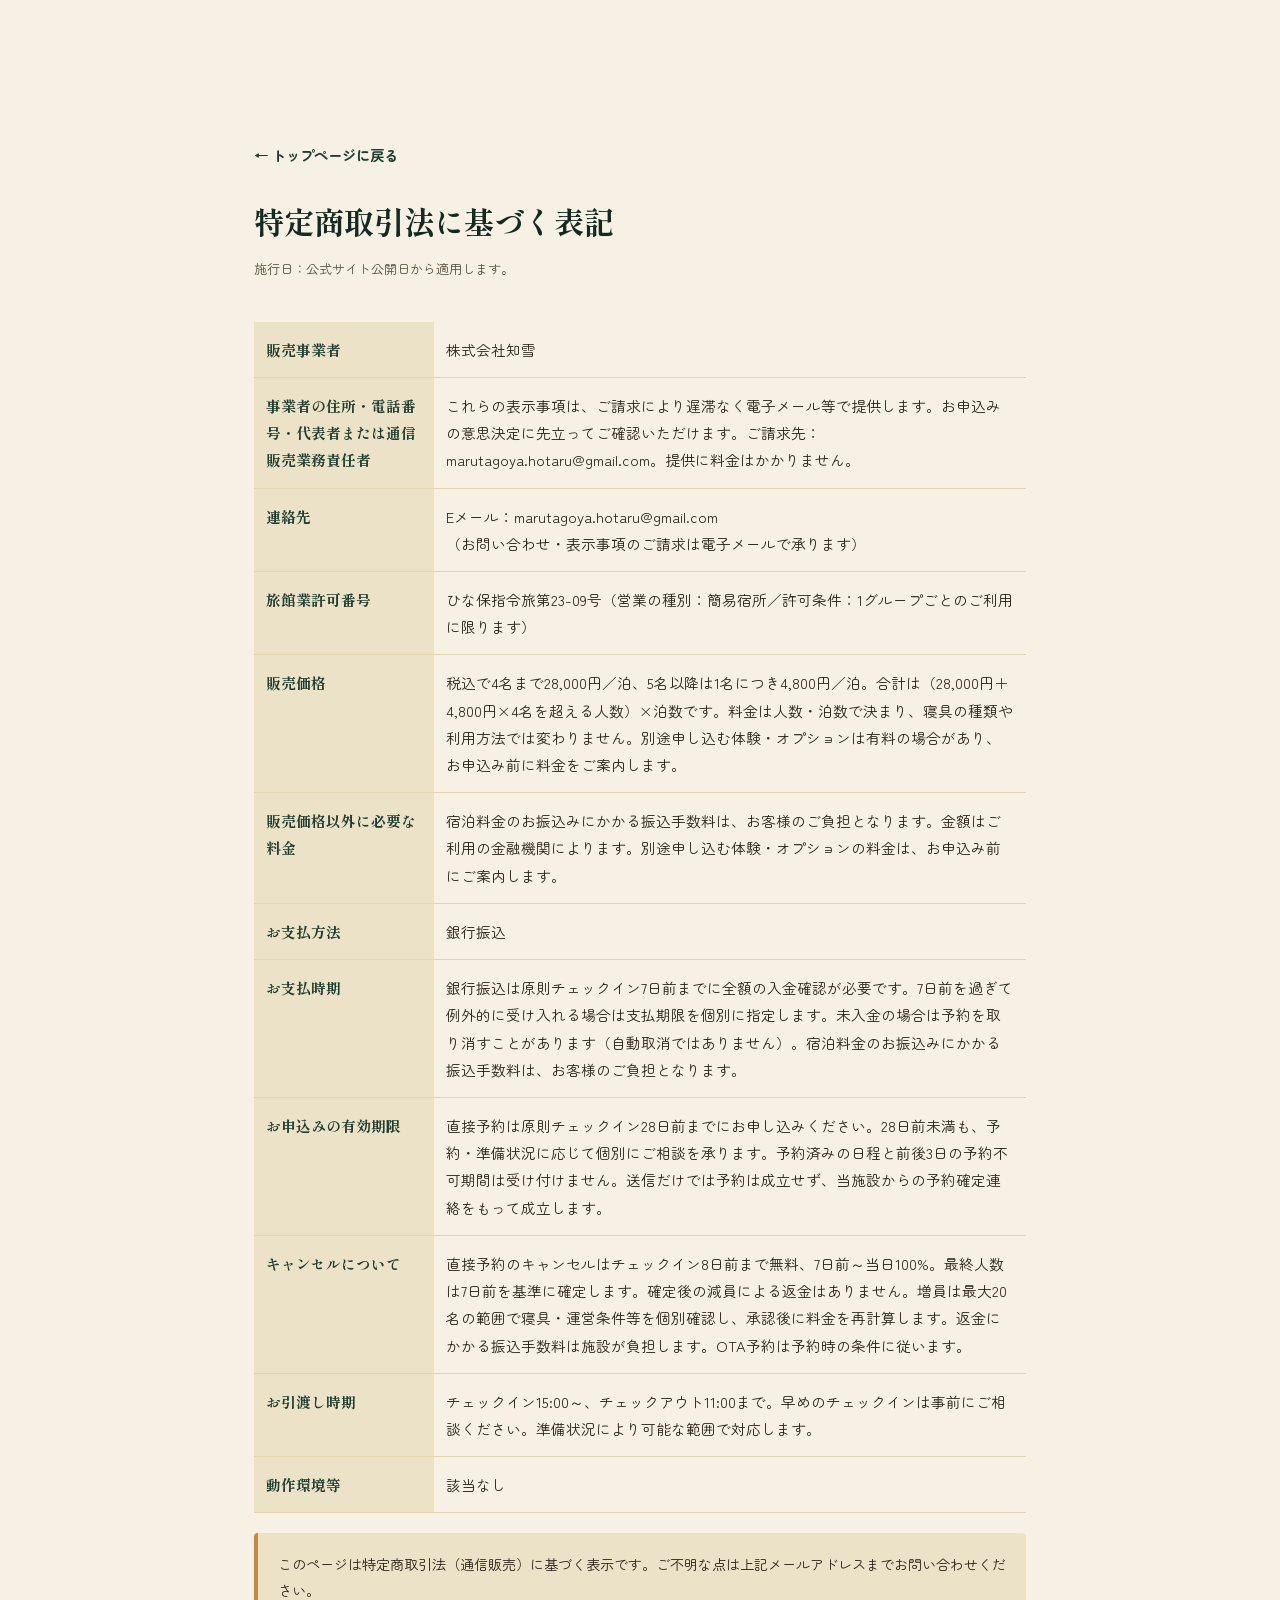
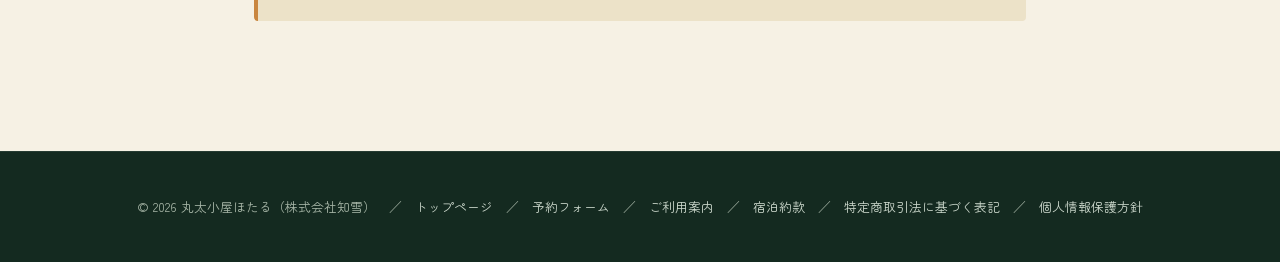
<file: tokushoho.html>
<!DOCTYPE html>
<html lang="ja">
<head>
<meta charset="UTF-8">
<meta name="viewport" content="width=device-width, initial-scale=1.0">
<title>特定商取引法に基づく表記 | 丸太小屋ほたる</title>
<link rel="preconnect" href="https://fonts.googleapis.com">
<link rel="preconnect" href="https://fonts.gstatic.com" crossorigin>
<link href="https://fonts.googleapis.com/css2?family=Shippori+Mincho:wght@500;600;700;800&family=Zen+Maru+Gothic:wght@400;500;700;900&display=swap" rel="stylesheet">
<style>
  :root{
    --forest:#1f3d2e;
    --forest-deep:#142a20;
    --forest-light:#3f6350;
    --wood:#7a4f32;
    --wood-dark:#4a2f1d;
    --wood-line:#c79a6b;
    --ivory:#f6f1e4;
    --ivory-dark:#ece2c8;
    --ivory-deep:#e3d5ae;
    --ember:#c9863f;
    --ember-dark:#a8672a;
    --firefly:#e3ec8f;
    --text:#2b2318;
    --text-soft:#5a5040;
    --shadow: 0 18px 40px -18px rgba(31,61,46,0.35);
    --radius-lg: 28px;
    --radius-sm: 14px;
  }

  *{box-sizing:border-box;}
  html{scroll-behavior:smooth;}
  @media (prefers-reduced-motion: reduce){
    html{scroll-behavior:auto;}
    *{animation-duration:0.01ms !important; animation-iteration-count:1 !important; transition-duration:0.01ms !important;}
  }

  body{
    margin:0;
    background:var(--ivory);
    color:var(--text);
    font-family:'Zen Maru Gothic', sans-serif;
    line-height:1.85;
    font-weight:400;
    overflow-x:hidden;
  }

  h1,h2,h3,h4{
    font-family:'Shippori Mincho', serif;
    color:var(--forest-deep);
    margin:0;
    line-height:1.5;
  }

  a{color:inherit; text-decoration:none;}
  img{max-width:100%; display:block;}
  section{position:relative;}

  .wrap{
    max-width:1120px;
    margin:0 auto;
    padding:0 24px;
  }

  .eyebrow{
    display:inline-flex;
    align-items:center;
    gap:10px;
    font-family:'Shippori Mincho', serif;
    letter-spacing:0.28em;
    font-size:0.78rem;
    color:var(--ember-dark);
    font-weight:700;
    margin-bottom:14px;
  }
  .eyebrow::before{
    content:"";
    width:26px;
    height:1px;
    background:var(--ember-dark);
    display:inline-block;
  }

  .btn{
    display:inline-flex;
    align-items:center;
    gap:10px;
    padding:16px 34px;
    background:var(--ember);
    color:var(--ivory);
    font-family:'Shippori Mincho', serif;
    font-weight:700;
    font-size:1rem;
    letter-spacing:0.04em;
    border-radius:100px;
    border:none;
    cursor:pointer;
    box-shadow:var(--shadow);
    transition:transform .25s ease, background .25s ease;
  }
  .btn:hover{ background:var(--ember-dark); transform:translateY(-2px); }
  .btn.outline{
    background:transparent;
    color:var(--ivory);
    border:1.5px solid rgba(246,241,228,0.7);
    box-shadow:none;
  }
  .btn.outline:hover{ background:rgba(246,241,228,0.12); }
  .btn.dark{
    background:var(--forest);
    color:var(--ivory);
  }
  .btn.dark:hover{ background:var(--forest-deep); }

  /* ===== HEADER ===== */
  header{
    position:fixed;
    top:0; left:0; right:0;
    z-index:1000;
    padding:16px 0;
    background:rgba(31,61,46,0.0);
    transition:background .35s ease, box-shadow .35s ease, padding .35s ease;
  }
  header.scrolled{
    background:rgba(20,42,32,0.92);
    backdrop-filter:blur(10px);
    padding:10px 0;
    box-shadow:0 8px 24px rgba(0,0,0,0.15);
  }
  header .wrap{
    display:flex;
    align-items:center;
    justify-content:space-between;
  }
  .logo{
    display:flex;
    align-items:center;
    gap:10px;
    color:#fff;
    font-family:'Shippori Mincho', serif;
    font-weight:800;
    font-size:1.2rem;
    letter-spacing:0.05em;
  }
  .logo small{
    display:block;
    font-family:'Zen Maru Gothic', sans-serif;
    font-weight:400;
    font-size:0.62rem;
    letter-spacing:0.15em;
    color:var(--firefly);
    margin-top:2px;
  }
  nav ul{
    display:flex;
    gap:30px;
    list-style:none;
    margin:0; padding:0;
  }
  nav a{
    color:#f2ede0;
    font-size:0.92rem;
    font-weight:500;
    letter-spacing:0.03em;
    position:relative;
    padding-bottom:4px;
  }
  nav a::after{
    content:"";
    position:absolute; left:0; bottom:0;
    width:0; height:1px;
    background:var(--firefly);
    transition:width .25s ease;
  }
  nav a:hover::after{ width:100%; }
  .nav-cta{
    background:var(--ember);
    color:#fff !important;
    padding:10px 22px;
    border-radius:100px;
    font-family:'Shippori Mincho', serif;
    font-weight:700;
  }
  .nav-cta::after{ display:none; }
  .lang-switch{
    display:flex;
    align-items:center;
    gap:6px;
    font-size:0.78rem;
    color:#d8d2bd;
    margin-left:6px;
  }
  .lang-switch a{
    padding:2px 4px;
    opacity:0.7;
  }
  .lang-switch a.active{
    opacity:1;
    color:var(--firefly);
    font-weight:700;
  }
  .lang-switch a:hover{ opacity:1; }
  .lang-switch span{ opacity:0.4; }
  @media (max-width:900px){
    .lang-switch{ margin:24px 0 0; }
  }
  .menu-toggle{
    display:none;
    background:none; border:none;
    width:34px; height:26px;
    position:relative;
    cursor:pointer;
  }
  .menu-toggle span{
    position:absolute; left:0; right:0; height:2px;
    background:#fff; border-radius:2px;
    transition:all .3s ease;
  }
  .menu-toggle span:nth-child(1){top:0;}
  .menu-toggle span:nth-child(2){top:11px;}
  .menu-toggle span:nth-child(3){top:22px;}
  .menu-toggle.open span:nth-child(1){ transform:translateY(11px) rotate(45deg); }
  .menu-toggle.open span:nth-child(2){ opacity:0; }
  .menu-toggle.open span:nth-child(3){ transform:translateY(-11px) rotate(-45deg); }

  /* ===== HERO ===== */
  .hero{
    height:100vh;
    min-height:640px;
    position:relative;
    display:flex;
    align-items:flex-end;
    color:#fff;
    overflow:hidden;
  }
  .hero-media{
    position:absolute; inset:0;
    background:linear-gradient(180deg, rgba(20,32,25,0.25) 0%, rgba(15,25,19,0.35) 55%, rgba(10,18,14,0.86) 100%), var(--forest-deep);
  }
  /* ▼画像を入れてください: hero-exterior.jpg（ログハウス外観全体・夕方〜昼の自然光、庭と森が見える引きの写真） */
  .hero-media img{
    width:100%; height:100%; object-fit:cover;
    position:absolute; inset:0;
    mix-blend-mode:normal;
  }
  .hero-content{
    position:relative;
    z-index:2;
    padding:0 24px 80px;
    max-width:1120px;
    margin:0 auto;
    width:100%;
  }
  .hero-content .eyebrow{ color:var(--firefly); }
  .hero-content .eyebrow::before{ background:var(--firefly); }
  .hero h1{
    color:#fff;
    font-size:clamp(2.1rem, 5.2vw, 3.6rem);
    font-weight:700;
    margin-bottom:18px;
  }
  .hero h1 span{
    display:block;
    font-size:0.42em;
    letter-spacing:0.3em;
    color:var(--firefly);
    font-weight:600;
    margin-bottom:10px;
  }
  .hero p.lead{
    font-size:1.05rem;
    max-width:560px;
    color:#eee7d4;
    margin-bottom:34px;
  }
  .hero-actions{ display:flex; gap:16px; flex-wrap:wrap; }
  .hero-scroll{
    position:absolute; right:36px; bottom:34px;
    z-index:2;
    display:flex; flex-direction:column; align-items:center; gap:10px;
    color:#f2ede0; font-size:0.7rem; letter-spacing:0.2em;
  }
  .hero-scroll .line{
    width:1px; height:52px;
    background:linear-gradient(180deg, rgba(255,255,255,0.9), transparent);
    animation: scrollLine 2.4s ease-in-out infinite;
  }
  @keyframes scrollLine{ 0%{transform:scaleY(0); transform-origin:top;} 50%{transform:scaleY(1); transform-origin:top;} 51%{transform-origin:bottom;} 100%{transform:scaleY(0); transform-origin:bottom;} }

  /* ===== 木目シグネチャー: ログハウスと蛍のディバイダー ===== */
  .signature-divider{
    background:var(--forest-deep);
    padding:54px 0 30px;
    text-align:center;
  }
  .signature-divider svg{ width:220px; height:auto; }
  .signature-divider p{
    color:var(--firefly);
    font-family:'Shippori Mincho', serif;
    font-size:0.82rem;
    letter-spacing:0.28em;
    margin-top:14px;
  }

  /* ===== INTRO / コンセプト ===== */
  .intro{
    background:var(--ivory);
    padding:110px 0 90px;
    text-align:center;
  }
  .intro h2{
    font-size:clamp(1.6rem, 3.4vw, 2.4rem);
    max-width:760px;
    margin:0 auto 26px;
  }
  .intro p{
    max-width:640px;
    margin:0 auto;
    color:var(--text-soft);
    font-size:1rem;
  }
  .intro-badges{
    display:flex;
    justify-content:center;
    gap:14px;
    flex-wrap:wrap;
    margin-top:44px;
  }
  .badge{
    background:#fff;
    border:1px solid var(--ivory-deep);
    padding:10px 20px;
    border-radius:100px;
    font-size:0.86rem;
    color:var(--forest);
    font-weight:700;
  }

  /* ===== 施設紹介 ===== */
  .facility{
    background:var(--ivory);
    padding:40px 0 110px;
  }
  .section-head{
    display:flex;
    justify-content:space-between;
    align-items:flex-end;
    flex-wrap:wrap;
    gap:24px;
    margin-bottom:50px;
  }
  .section-head h2{
    font-size:clamp(1.7rem, 3.6vw, 2.5rem);
  }
  .section-head p{
    max-width:420px;
    color:var(--text-soft);
    font-size:0.94rem;
  }

  .gallery-grid{
    display:grid;
    grid-template-columns:1.4fr 1fr 1fr;
    grid-template-rows:220px 220px;
    gap:14px;
    margin-bottom:64px;
  }
  .gallery-grid figure{
    margin:0;
    border-radius:var(--radius-sm);
    overflow:hidden;
    position:relative;
    background:var(--ivory-dark);
  }
  .gallery-grid figure img{ width:100%; height:100%; object-fit:cover; transition:transform .5s ease;}
  .gallery-grid figure:hover img{ transform:scale(1.06); }
  .gallery-grid figure:nth-child(1){ grid-row:1 / span 2; }
  .gallery-grid figcaption{
    position:absolute; left:0; right:0; bottom:0;
    padding:14px 16px;
    background:linear-gradient(0deg, rgba(20,32,25,0.75), transparent);
    color:#fff;
    font-size:0.8rem;
    letter-spacing:0.05em;
  }

  .feature-grid{
    display:grid;
    grid-template-columns:repeat(3, 1fr);
    gap:22px;
  }
  .feature-card{
    background:#fff;
    border-radius:var(--radius-sm);
    padding:30px 26px;
    border:1px solid var(--ivory-deep);
    transition:transform .25s ease, box-shadow .25s ease;
  }
  .feature-card:hover{ transform:translateY(-6px); box-shadow:var(--shadow); }
  .feature-card .icon{
    width:50px; height:50px;
    margin-bottom:18px;
    color:var(--ember-dark);
  }
  .feature-card h3{
    font-size:1.08rem;
    margin-bottom:10px;
  }
  .feature-card p{
    font-size:0.9rem;
    color:var(--text-soft);
    margin:0;
  }

  /* ===== 自然の魅力 ===== */
  .nature{
    background:var(--forest-deep);
    color:#f2ede0;
    padding:110px 0;
  }
  .nature .eyebrow{ color:var(--firefly); }
  .nature .eyebrow::before{ background:var(--firefly); }
  .nature .section-head h2{ color:#fff; }
  .nature .section-head p{ color:#cdd9cd; }

  .nature-feature{
    display:grid;
    grid-template-columns:1fr 1fr;
    gap:60px;
    align-items:center;
    margin-bottom:90px;
  }
  .nature-feature:last-of-type{ margin-bottom:0; }
  .nature-feature.reverse{ direction:rtl; }
  .nature-feature.reverse > *{ direction:ltr; }
  .nature-media{
    border-radius:var(--radius-lg);
    overflow:hidden;
    aspect-ratio:4/3;
    background:rgba(255,255,255,0.05);
  }
  .nature-media img{ width:100%; height:100%; object-fit:cover; }
  .nature-text .tag{
    display:inline-block;
    font-size:0.75rem;
    letter-spacing:0.15em;
    background:rgba(227,236,143,0.14);
    color:var(--firefly);
    padding:6px 14px;
    border-radius:100px;
    margin-bottom:18px;
    font-weight:700;
  }
  .nature-text h3{
    color:#fff;
    font-size:1.7rem;
    margin-bottom:16px;
  }
  .nature-text p{
    color:#cdd9cd;
    font-size:0.96rem;
  }
  .nature-text ul{
    margin:20px 0 0;
    padding:0;
    list-style:none;
  }
  .nature-text li{
    padding-left:24px;
    position:relative;
    font-size:0.9rem;
    color:#cdd9cd;
    margin-bottom:8px;
  }
  .nature-text li::before{
    content:"◦";
    position:absolute; left:0; top:0;
    color:var(--firefly);
  }

  /* 里山カレンダー */
  .season-calendar{
    margin-top:100px;
    background:rgba(255,255,255,0.04);
    border:1px solid rgba(255,255,255,0.12);
    border-radius:var(--radius-lg);
    padding:44px;
  }
  .season-calendar h3{
    color:#fff;
    text-align:center;
    font-size:1.4rem;
    margin-bottom:8px;
  }
  .season-calendar > p{
    text-align:center;
    color:#cdd9cd;
    font-size:0.88rem;
    margin-bottom:40px;
  }
  .season-row{
    display:grid;
    grid-template-columns:repeat(4, 1fr);
    gap:20px;
  }
  .season-item{
    text-align:center;
    padding:26px 16px;
    border-radius:var(--radius-sm);
    background:rgba(255,255,255,0.03);
    border-top:3px solid var(--firefly);
  }
  .season-item .month{
    font-family:'Shippori Mincho', serif;
    color:var(--firefly);
    font-size:0.8rem;
    letter-spacing:0.15em;
    margin-bottom:10px;
  }
  .season-item h4{
    color:#fff;
    font-size:1.05rem;
    margin-bottom:8px;
  }
  .season-item p{
    color:#b9c7b9;
    font-size:0.82rem;
    margin:0;
  }

  /* ===== 宿泊案内 ===== */
  .stay{
    background:var(--ivory);
    padding:110px 0;
  }
  .stay-layout{
    display:grid;
    grid-template-columns:1.1fr 0.9fr;
    gap:60px;
    align-items:start;
  }
  .stay-media{
    border-radius:var(--radius-lg);
    overflow:hidden;
  }
  /* ▼画像を入れてください: interior-living.jpg（リビング・薪ストーブや吹き抜けなど木の温もりが伝わる室内写真） */
  .stay-media img{ width:100%; display:block; }
  .stay-media-caption{
    font-size:0.78rem;
    color:var(--text-soft);
    margin-top:10px;
  }

  .stay-table{
    width:100%;
    border-collapse:collapse;
    margin-bottom:34px;
  }
  .stay-table th, .stay-table td{
    text-align:left;
    padding:16px 0;
    border-bottom:1px solid var(--ivory-deep);
    font-size:0.92rem;
    vertical-align:top;
  }
  .stay-table th{
    width:130px;
    color:var(--forest);
    font-family:'Shippori Mincho', serif;
    font-weight:700;
  }

  .amenity-tags{
    display:flex; flex-wrap:wrap; gap:10px;
    margin-bottom:36px;
  }
  .amenity-tags span{
    background:#fff;
    border:1px solid var(--ivory-deep);
    padding:8px 16px;
    border-radius:100px;
    font-size:0.82rem;
    color:var(--forest);
  }

  .interior-strip{
    display:grid;
    grid-template-columns:repeat(auto-fit, minmax(140px, 1fr));
    gap:12px;
    margin-top:70px;
  }
  .interior-strip figure{
    margin:0; border-radius:var(--radius-sm); overflow:hidden;
    aspect-ratio:3/4; background:var(--ivory-dark);
  }
  .interior-strip img{ width:100%; height:100%; object-fit:cover; }

  /* ===== 周辺観光 ===== */
  .around{
    background:var(--ivory);
    padding:0 0 110px;
  }
  .around-grid{
    display:grid;
    grid-template-columns:repeat(auto-fit, minmax(240px, 1fr));
    gap:24px;
  }
  .around-card{
    background:#fff;
    border-radius:var(--radius-lg);
    overflow:hidden;
    border:1px solid var(--ivory-deep);
    transition:transform .25s ease, box-shadow .25s ease;
  }
  .around-card:hover{ transform:translateY(-6px); box-shadow:var(--shadow); }
  .around-media{ aspect-ratio:4/3; background:var(--ivory-dark); }
  .around-media img{ width:100%; height:100%; object-fit:cover; }
  .around-body{ padding:26px; }
  .around-body .dist{
    font-size:0.75rem;
    color:var(--ember-dark);
    font-weight:700;
    letter-spacing:0.05em;
    margin-bottom:8px;
    display:block;
  }
  .around-body h3{ font-size:1.15rem; margin-bottom:10px; }
  .around-body p{ font-size:0.88rem; color:var(--text-soft); margin:0; }

  /* ===== 予約案内 ===== */
  .reserve{
    background:linear-gradient(180deg, var(--forest) 0%, var(--forest-deep) 100%);
    color:#f2ede0;
    padding:110px 0 90px;
  }
  .reserve .eyebrow{ color:var(--firefly);}
  .reserve .eyebrow::before{ background:var(--firefly);}
  .reserve-top{
    text-align:center;
    max-width:640px;
    margin:0 auto 60px;
  }
  .reserve-top h2{ color:#fff; font-size:clamp(1.7rem,3.4vw,2.4rem); margin-bottom:16px; }
  .reserve-top p{ color:#cdd9cd; font-size:0.96rem; }

  .price-grid{
    display:grid;
    grid-template-columns:repeat(3,1fr);
    gap:20px;
    margin-bottom:70px;
  }
  .price-card{
    background:rgba(255,255,255,0.05);
    border:1px solid rgba(255,255,255,0.14);
    border-radius:var(--radius-lg);
    padding:34px 28px;
    text-align:center;
  }
  .price-card.highlight{
    background:rgba(227,236,143,0.1);
    border-color:var(--firefly);
  }
  .price-card .label{
    font-size:0.78rem;
    letter-spacing:0.15em;
    color:var(--firefly);
    margin-bottom:14px;
    display:block;
  }
  .price-card .amount{
    font-family:'Shippori Mincho', serif;
    font-size:2.1rem;
    color:#fff;
    margin-bottom:6px;
  }
  .price-card .amount span{ font-size:0.9rem; font-family:'Zen Maru Gothic',sans-serif; color:#cdd9cd; }
  .price-card p.note{ font-size:0.82rem; color:#b9c7b9; margin-top:14px; }

  .flow-row{
    display:grid;
    grid-template-columns:repeat(4,1fr);
    gap:20px;
    margin-bottom:70px;
  }
  .flow-item{ text-align:center; position:relative; }
  .flow-item .num{
    width:52px; height:52px;
    border-radius:50%;
    border:1px solid rgba(255,255,255,0.3);
    display:flex; align-items:center; justify-content:center;
    margin:0 auto 16px;
    font-family:'Shippori Mincho', serif;
    color:var(--firefly);
  }
  .flow-item h4{ color:#fff; font-size:1rem; margin-bottom:8px; }
  .flow-item p{ font-size:0.82rem; color:#b9c7b9; margin:0; }

  .reserve-cta{
    display:flex;
    justify-content:center;
    align-items:center;
    gap:20px;
    flex-wrap:wrap;
  }

  .res-form{
    background:#fff;
    border:1px solid rgba(255,255,255,0.14);
    border-radius:var(--radius-lg);
    padding:40px;
    margin:70px 0;
    color:var(--text);
  }
  .res-form h3{ color:var(--forest-deep); margin-bottom:16px; font-size:1.3rem; }
  .res-form .form-note{
    background:rgba(227,236,143,0.08);
    border:1px solid rgba(227,236,143,0.3);
    border-radius:var(--radius-sm);
    padding:18px 22px;
    font-size:0.84rem;
    line-height:1.9;
    color:var(--text-soft);
    margin-bottom:30px;
  }
  .res-grid{
    display:grid;
    grid-template-columns:1fr 1fr;
    gap:20px;
  }
  .res-grid .full{ grid-column:1/-1; }
  .res-field label{
    display:block;
    font-size:0.82rem;
    font-weight:700;
    color:var(--forest);
    margin-bottom:6px;
  }
  .res-field input, .res-field textarea{
    width:100%;
    padding:12px 14px;
    border:1px solid var(--ivory-deep);
    border-radius:10px;
    font-family:inherit;
    font-size:0.92rem;
    background:var(--ivory);
    color:var(--text);
  }
  .res-field textarea{ min-height:90px; resize:vertical; }
  .res-checkbox{
    display:flex;
    align-items:flex-start;
    gap:10px;
    font-size:0.86rem;
    color:var(--text-soft);
    margin-top:22px;
  }
  .res-checkbox input{ margin-top:4px; width:auto; }
  .res-submit{ margin-top:26px; }
  @media (max-width:900px){ .res-grid{ grid-template-columns:1fr; } }

  .access-box{
    margin-top:80px;
    display:grid;
    grid-template-columns:1fr 1fr;
    gap:40px;
    align-items:center;
    background:rgba(255,255,255,0.04);
    border:1px solid rgba(255,255,255,0.12);
    border-radius:var(--radius-lg);
    padding:40px;
  }
  .access-map{
    border-radius:var(--radius-sm);
    overflow:hidden;
    aspect-ratio:4/3;
    background:rgba(255,255,255,0.06);
  }
  /* ▼画像を入れてください: access-map.jpg（Googleマップのスクリーンショット、または周辺地図イラスト） */
  .access-map img{ width:100%; height:100%; object-fit:cover; }
  .access-info h3{ color:#fff; font-size:1.2rem; margin-bottom:16px; }
  .access-info p{ color:#cdd9cd; font-size:0.9rem; margin-bottom:8px; }

  /* ===== FOOTER ===== */
  footer{
    background:var(--forest-deep);
    color:#cdd9cd;
    padding:60px 0 30px;
    border-top:1px solid rgba(255,255,255,0.08);
  }
  .footer-top{
    display:flex;
    justify-content:space-between;
    flex-wrap:wrap;
    gap:30px;
    margin-bottom:40px;
  }
  .footer-logo{
    font-family:'Shippori Mincho', serif;
    color:#fff;
    font-size:1.3rem;
    font-weight:800;
    margin-bottom:12px;
  }
  .footer-top p{ font-size:0.85rem; max-width:320px; color:#a9b8a9; }
  .footer-links{ display:flex; gap:40px; flex-wrap:wrap; }
  .footer-links div h5{
    color:#fff; font-size:0.85rem; margin-bottom:14px; letter-spacing:0.05em;
    font-family:'Shippori Mincho', serif;
  }
  .footer-links ul{ list-style:none; margin:0; padding:0; }
  .footer-links li{ margin-bottom:8px; font-size:0.85rem; }
  .footer-links a:hover{ color:#fff; }
  .footer-bottom{
    border-top:1px solid rgba(255,255,255,0.08);
    padding-top:22px;
    font-size:0.76rem;
    color:#7f9080;
    display:flex;
    justify-content:space-between;
    flex-wrap:wrap;
    gap:10px;
  }

  /* ===== レスポンシブ ===== */
  @media (max-width:900px){
    nav ul{
      position:fixed;
      top:0; right:0;
      height:100vh;
      width:78%;
      max-width:320px;
      background:var(--forest-deep);
      flex-direction:column;
      justify-content:center;
      align-items:flex-start;
      padding:0 40px;
      gap:26px;
      transform:translateX(100%);
      transition:transform .35s ease;
    }
    nav ul.open{ transform:translateX(0); }
    .menu-toggle{ display:block; }

    .gallery-grid{
      grid-template-columns:1fr 1fr;
      grid-template-rows:180px 180px 180px;
    }
    .gallery-grid figure:nth-child(1){ grid-column:1/-1; grid-row:1; }
    .gallery-grid figure:nth-child(2){ grid-row:2; }
    .gallery-grid figure:nth-child(3){ grid-row:2; }
    .gallery-grid figure:nth-child(4){ grid-column:1/-1; grid-row:3; }

    .feature-grid{ grid-template-columns:1fr; }
    .nature-feature{ grid-template-columns:1fr; gap:26px; }
    .nature-feature.reverse{ direction:ltr; }
    .season-row{ grid-template-columns:1fr 1fr; }
    .stay-layout{ grid-template-columns:1fr; }
    .interior-strip{ grid-template-columns:repeat(2,1fr); }
    .around-grid{ grid-template-columns:1fr; }
    .price-grid{ grid-template-columns:1fr; }
    .flow-row{ grid-template-columns:1fr 1fr; }
    .access-box{ grid-template-columns:1fr; }
    .footer-top{ flex-direction:column; }
  }
</style>
<style>
  .legal-wrap{ max-width:820px; margin:0 auto; padding:140px 24px 100px; }
  .legal-wrap h1{ font-size:1.9rem; margin-bottom:10px; }
  .legal-wrap .updated{ font-size:0.82rem; color:var(--text-soft); margin-bottom:40px; }
  .legal-wrap article{ margin-bottom:34px; }
  .legal-wrap article h2{ font-size:1.15rem; margin-bottom:14px; padding-bottom:10px; border-bottom:1px solid var(--ivory-deep); }
  .legal-wrap article p{ margin:0 0 10px; font-size:0.95rem; }
  .legal-wrap article ol, .legal-wrap article ul{ margin:0 0 10px; padding-left:1.4em; font-size:0.95rem; }
  .legal-wrap article ol li, .legal-wrap article ul li{ margin-bottom:8px; }
  .legal-table{ width:100%; border-collapse:collapse; margin-bottom:20px; }
  .legal-table th, .legal-table td{ text-align:left; padding:14px 12px; border-bottom:1px solid var(--ivory-deep); font-size:0.92rem; vertical-align:top; }
  .legal-table th{ width:180px; color:var(--forest); font-family:'Shippori Mincho', serif; font-weight:700; background:var(--ivory-dark); }
  .back-link{ display:inline-block; margin-bottom:30px; color:var(--forest); font-weight:700; font-size:0.9rem; }
  .back-link:hover{ text-decoration:underline; }
  .notice-box{ background:var(--ivory-dark); border-left:4px solid var(--ember); padding:18px 20px; font-size:0.88rem; margin-bottom:30px; border-radius:4px; }
  .simple-footer{ background:var(--forest-deep); color:#a9b8a9; text-align:center; padding:30px 24px; font-size:0.8rem; }
  .simple-footer a{ color:#cdd9cd; }

  /* Reservation form */
  .res-form label{ display:block; font-weight:700; font-size:0.88rem; color:var(--forest); margin:22px 0 8px; }
  .res-form label .req{ color:var(--ember-dark); font-weight:700; }
  .res-form input, .res-form select, .res-form textarea{
    width:100%; padding:12px 14px; border:1px solid var(--ivory-deep); border-radius:8px;
    font-family:'Zen Maru Gothic', sans-serif; font-size:0.95rem; background:#fff; color:var(--text);
  }
  .res-form textarea{ min-height:110px; resize:vertical; }
  .res-form .row2{ display:grid; grid-template-columns:1fr 1fr; gap:20px; }
  .res-form .checkbox-row{ display:flex; align-items:flex-start; gap:10px; margin-top:26px; font-size:0.9rem; }
  .res-form .checkbox-row input{ width:auto; margin-top:3px; }
  .res-form button{
    margin-top:30px; padding:16px 40px; background:var(--ember); color:#fff; border:none; border-radius:100px;
    font-family:'Shippori Mincho', serif; font-weight:700; font-size:1rem; cursor:pointer;
  }
  .res-form button:hover{ background:var(--ember-dark); }
  @media (max-width:640px){ .res-form .row2{ grid-template-columns:1fr; } }
</style>
</head>
<body style="background:var(--ivory);">
<div class="legal-wrap">
  <a href="index.html" class="back-link">← トップページに戻る</a>
  <h1>特定商取引法に基づく表記</h1>
  <p class="updated">施行日：公式サイト公開日から適用します。</p>

  <table class="legal-table">
    <tr><th>販売事業者</th><td>株式会社知雪</td></tr>
    <tr><th>事業者の住所・電話番号・代表者または通信販売業務責任者</th><td>これらの表示事項は、ご請求により遅滞なく電子メール等で提供します。お申込みの意思決定に先立ってご確認いただけます。ご請求先：<a href="mailto:marutagoya.hotaru@gmail.com">marutagoya.hotaru@gmail.com</a>。提供に料金はかかりません。</td></tr>
    <tr><th>連絡先</th><td>Eメール：marutagoya.hotaru@gmail.com<br>（お問い合わせ・表示事項のご請求は電子メールで承ります）</td></tr>
    <tr><th>旅館業許可番号</th><td>ひな保指令旅第23-09号（営業の種別：簡易宿所／許可条件：1グループごとのご利用に限ります）</td></tr>
    <tr><th>販売価格</th><td>税込で4名まで28,000円／泊、5名以降は1名につき4,800円／泊。合計は（28,000円＋4,800円×4名を超える人数）×泊数です。料金は人数・泊数で決まり、寝具の種類や利用方法では変わりません。別途申し込む体験・オプションは有料の場合があり、お申込み前に料金をご案内します。</td></tr>
    <tr><th>販売価格以外に必要な料金</th><td>宿泊料金のお振込みにかかる振込手数料は、お客様のご負担となります。金額はご利用の金融機関によります。別途申し込む体験・オプションの料金は、お申込み前にご案内します。</td></tr>
    <tr><th>お支払方法</th><td>銀行振込</td></tr>
    <tr><th>お支払時期</th><td>銀行振込は原則チェックイン7日前までに全額の入金確認が必要です。7日前を過ぎて例外的に受け入れる場合は支払期限を個別に指定します。未入金の場合は予約を取り消すことがあります（自動取消ではありません）。宿泊料金のお振込みにかかる振込手数料は、お客様のご負担となります。</td></tr>
    <tr><th>お申込みの有効期限</th><td>直接予約は原則チェックイン28日前までにお申し込みください。28日前未満も、予約・準備状況に応じて個別にご相談を承ります。予約済みの日程と前後3日の予約不可期間は受け付けません。送信だけでは予約は成立せず、当施設からの予約確定連絡をもって成立します。</td></tr>
    <tr><th>キャンセルについて</th><td>直接予約のキャンセルはチェックイン8日前まで無料、7日前～当日100%。最終人数は7日前を基準に確定します。確定後の減員による返金はありません。増員は最大20名の範囲で寝具・運営条件等を個別確認し、承認後に料金を再計算します。返金にかかる振込手数料は施設が負担します。OTA予約は予約時の条件に従います。</td></tr>
    <tr><th>お引渡し時期</th><td>チェックイン15:00～、チェックアウト11:00まで。早めのチェックインは事前にご相談ください。準備状況により可能な範囲で対応します。</td></tr>
    <tr><th>動作環境等</th><td>該当なし</td></tr>
  </table>

  <div class="notice-box">
    このページは特定商取引法（通信販売）に基づく表示です。ご不明な点は上記メールアドレスまでお問い合わせください。
  </div>
</div>

<footer class="simple-footer">
  <p>&copy; 2026 丸太小屋ほたる（株式会社知雪）　／　<a href="index.html">トップページ</a>　／　<a href="index.html#reserve">予約フォーム</a>　／　<a href="guide.html">ご利用案内</a>　／　<a href="terms.html">宿泊約款</a>　／　<a href="tokushoho.html">特定商取引法に基づく表記</a>　／　<a href="privacy.html">個人情報保護方針</a></p>
</footer>
</body>
</html>
</file>
<file: review.css>
/* Review additions; no paid service or build step required. */
.review-banner{position:relative;z-index:1001;background:#fff3ca;color:#382b13;text-align:center;padding:10px 18px;font-size:.85rem;font-weight:700;}
header{top:0;} section[id],div[id]{scroll-margin-top:100px;}
.res-form a{text-decoration:underline;overflow-wrap:anywhere;}
.res-form .btn{text-decoration:none;white-space:normal;justify-content:center;}
.res-form p,.res-form li{overflow-wrap:anywhere;}
.res-form .form-note{background:#f6f1e4;border-color:#e3d5ae;}
.email-preview{margin-top:28px;border-top:1px solid #c9bfa9;padding-top:24px;}
.email-preview input,.email-preview textarea{width:100%;padding:12px;border:1px solid #b9ac90;border-radius:8px;background:#fff;color:#2b2318;font:inherit;}
.email-preview textarea{min-height:280px;}
.email-actions{display:flex;gap:12px;flex-wrap:wrap;margin-top:16px;}
:focus-visible{outline:3px solid #9b622b;outline-offset:4px;}
button:disabled{opacity:.6;cursor:not-allowed;}
@media(max-width:900px){.menu-toggle{z-index:1002;min-height:30px;min-width:40px;}nav ul{visibility:hidden;}nav ul.open{visibility:visible;overflow-y:auto;}}
@media(max-width:600px){.res-form,.access-box,.season-calendar{padding:24px 18px;}.wrap{padding:0 18px;}.hero{min-height:760px;height:auto;}.hero-content{padding-top:180px;}.btn{padding:14px 22px;}.flow-row{grid-template-columns:1fr;}.stay-table th{width:98px;}.legal-table th{width:110px;}}

.request-widget{margin-top:40px;background:#f6f1e4;color:#24392d;border-radius:20px;padding:12px;} .request-widget iframe{width:100%;height:1950px;border:0;border-radius:16px;background:#f6f1e4;} .request-widget>p{text-align:center;} .request-widget a{text-decoration:underline;} @media(max-width:600px){.request-widget{padding:0}.request-widget iframe{height:2450px;}}

.floor-section{padding:56px 0;background:#faf7ef;color:#243c31}.floor-capacity{font-size:1.5rem;font-weight:800;border-left:5px solid #8d642f;padding:12px 18px;background:#f4dfaf;margin:18px 0}.floor-grid{display:grid;grid-template-columns:1fr 1fr;gap:24px;margin-top:24px}.floor-grid figure{margin:0;min-width:0}.floor-grid h3{margin:0 0 12px;font-size:1.3rem}.floor-grid img{display:block;width:100%;height:auto;border-radius:12px}.floor-note{font-size:.9rem;margin-top:18px}@media(max-width:700px){.floor-grid{grid-template-columns:1fr}.floor-capacity{font-size:1.2rem}}
</file>
